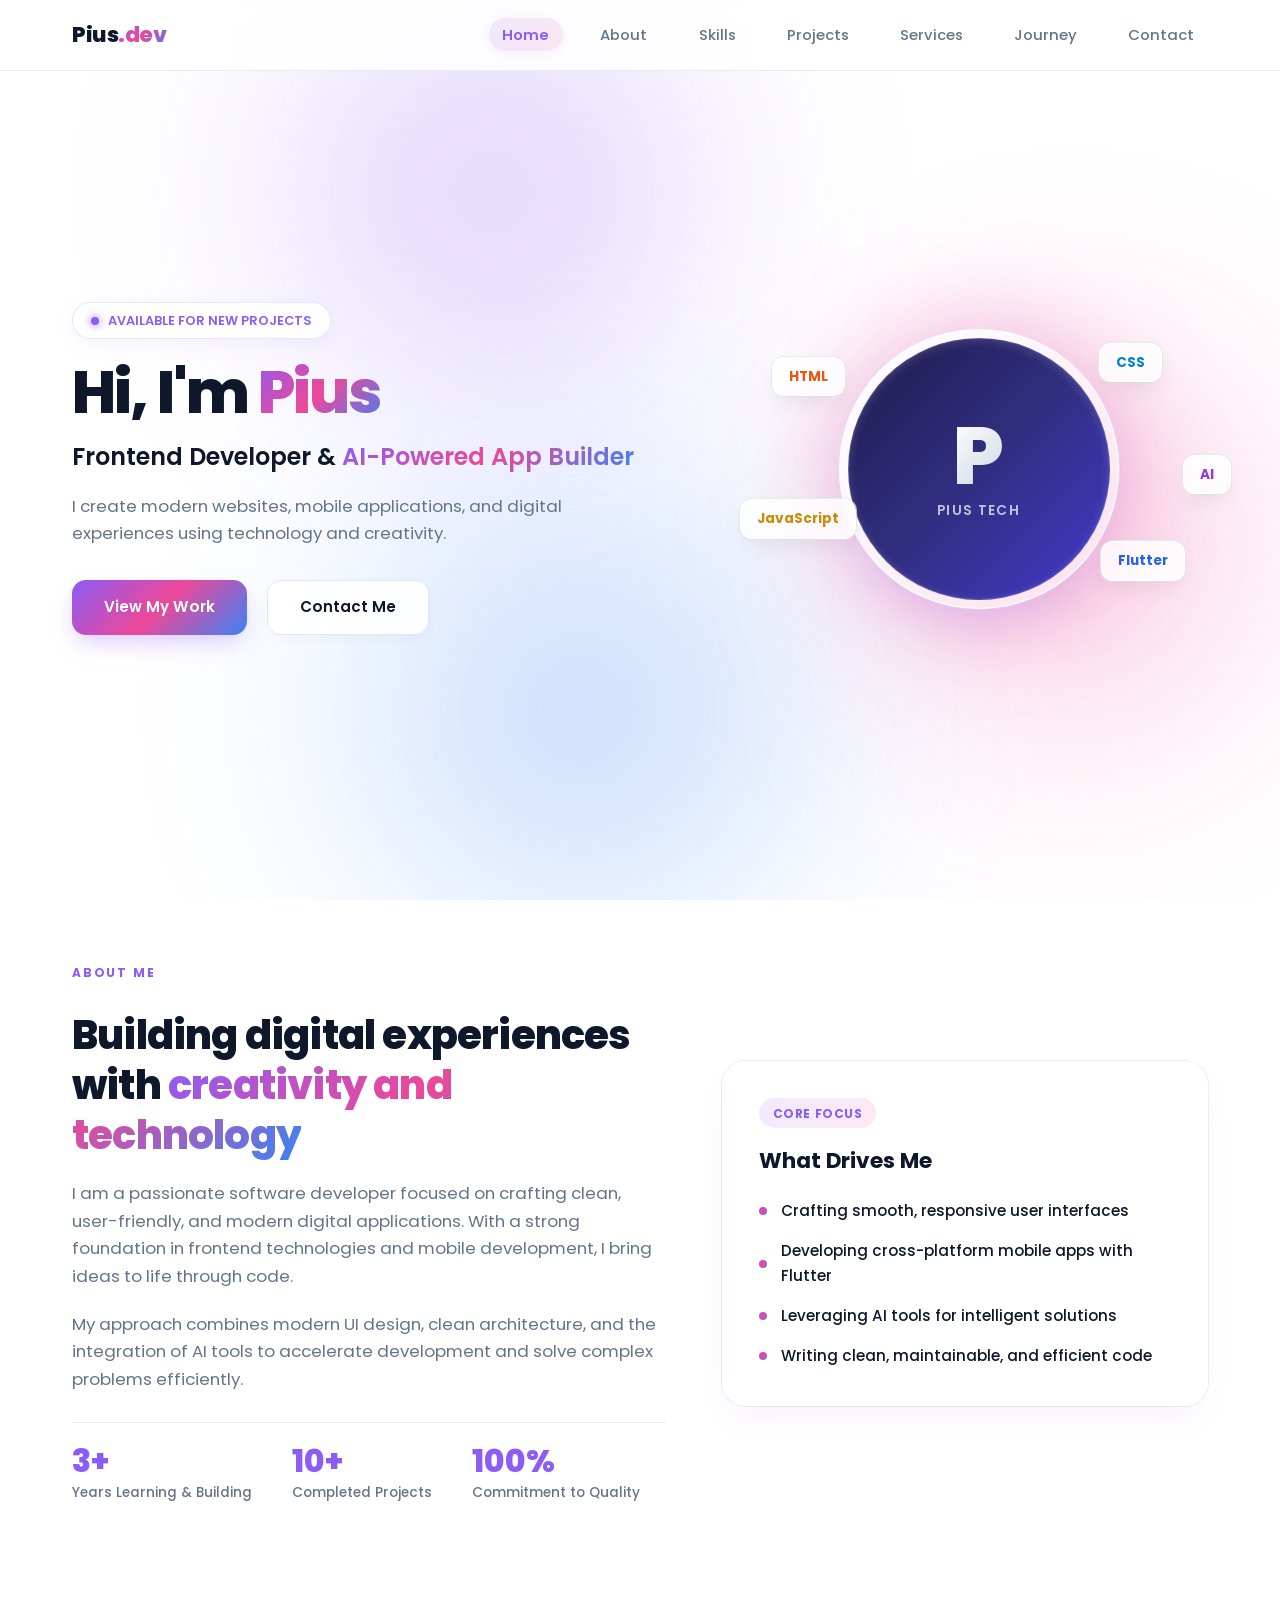
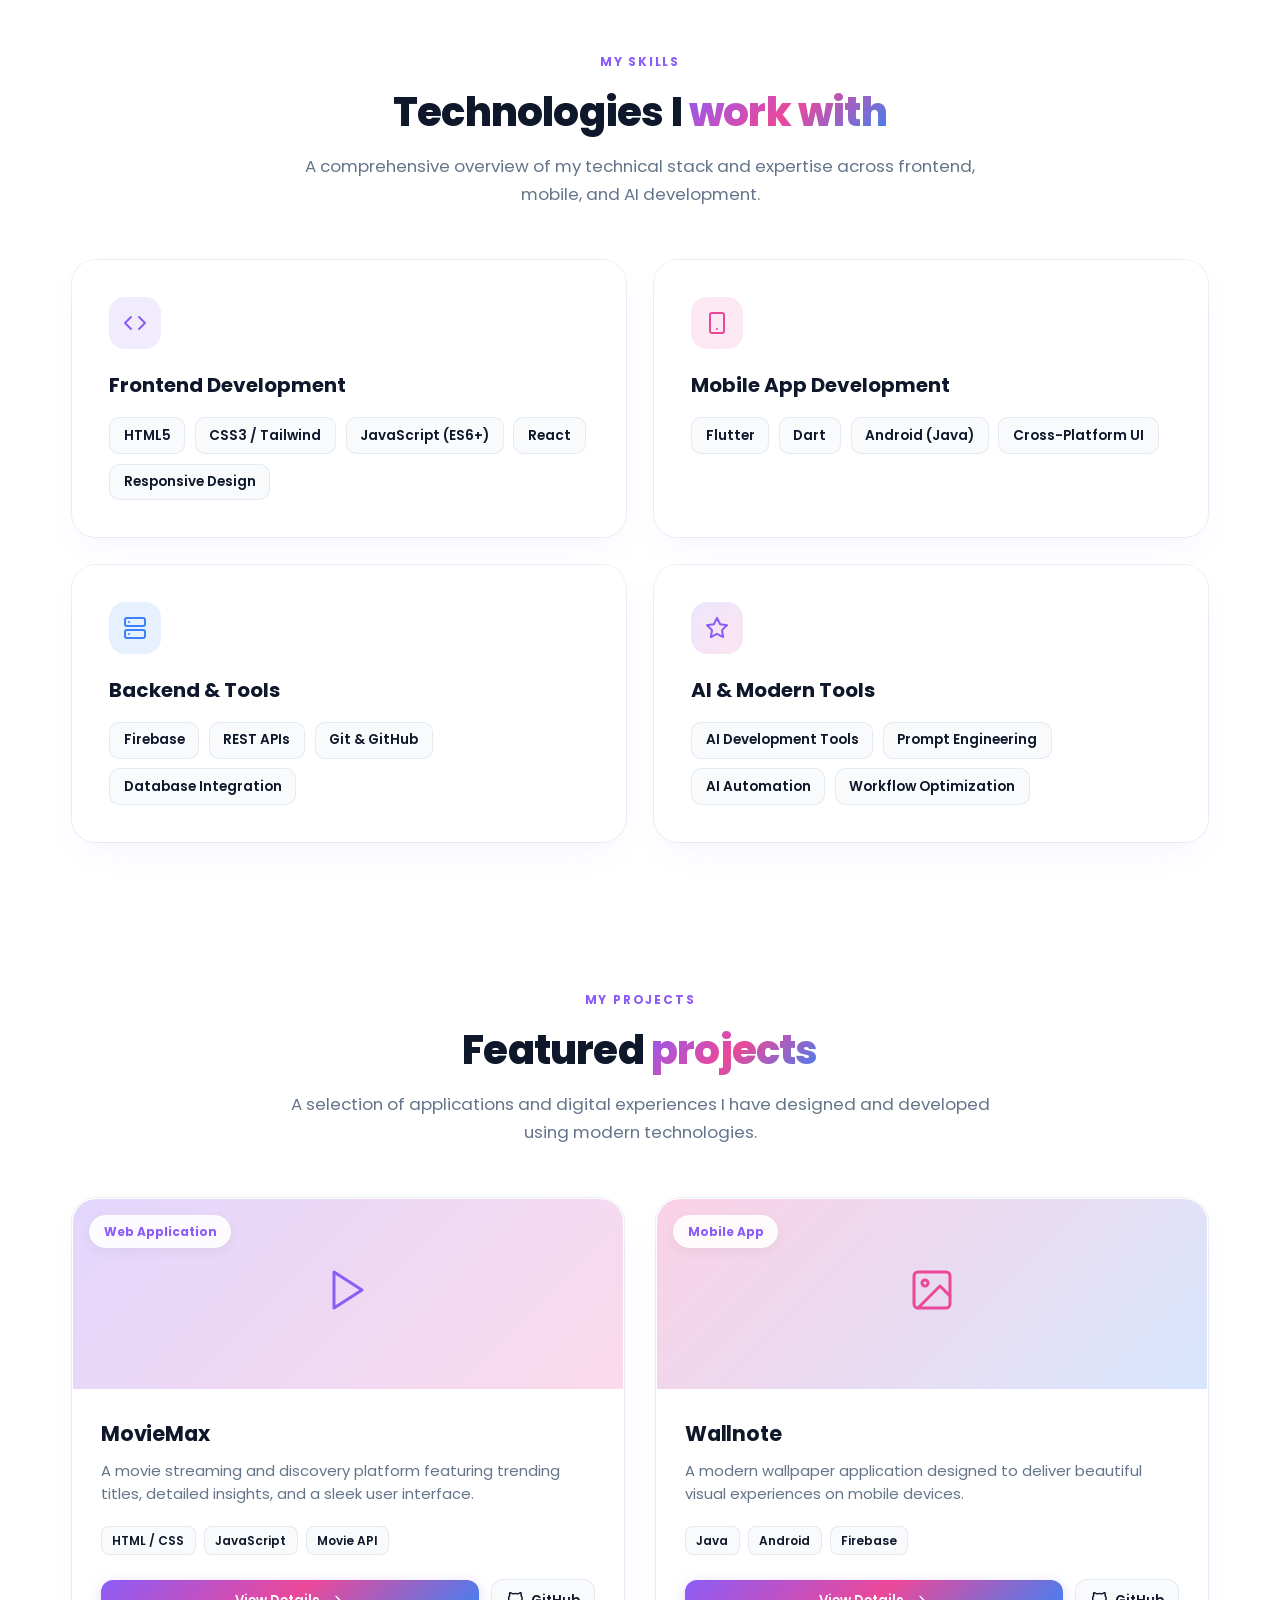
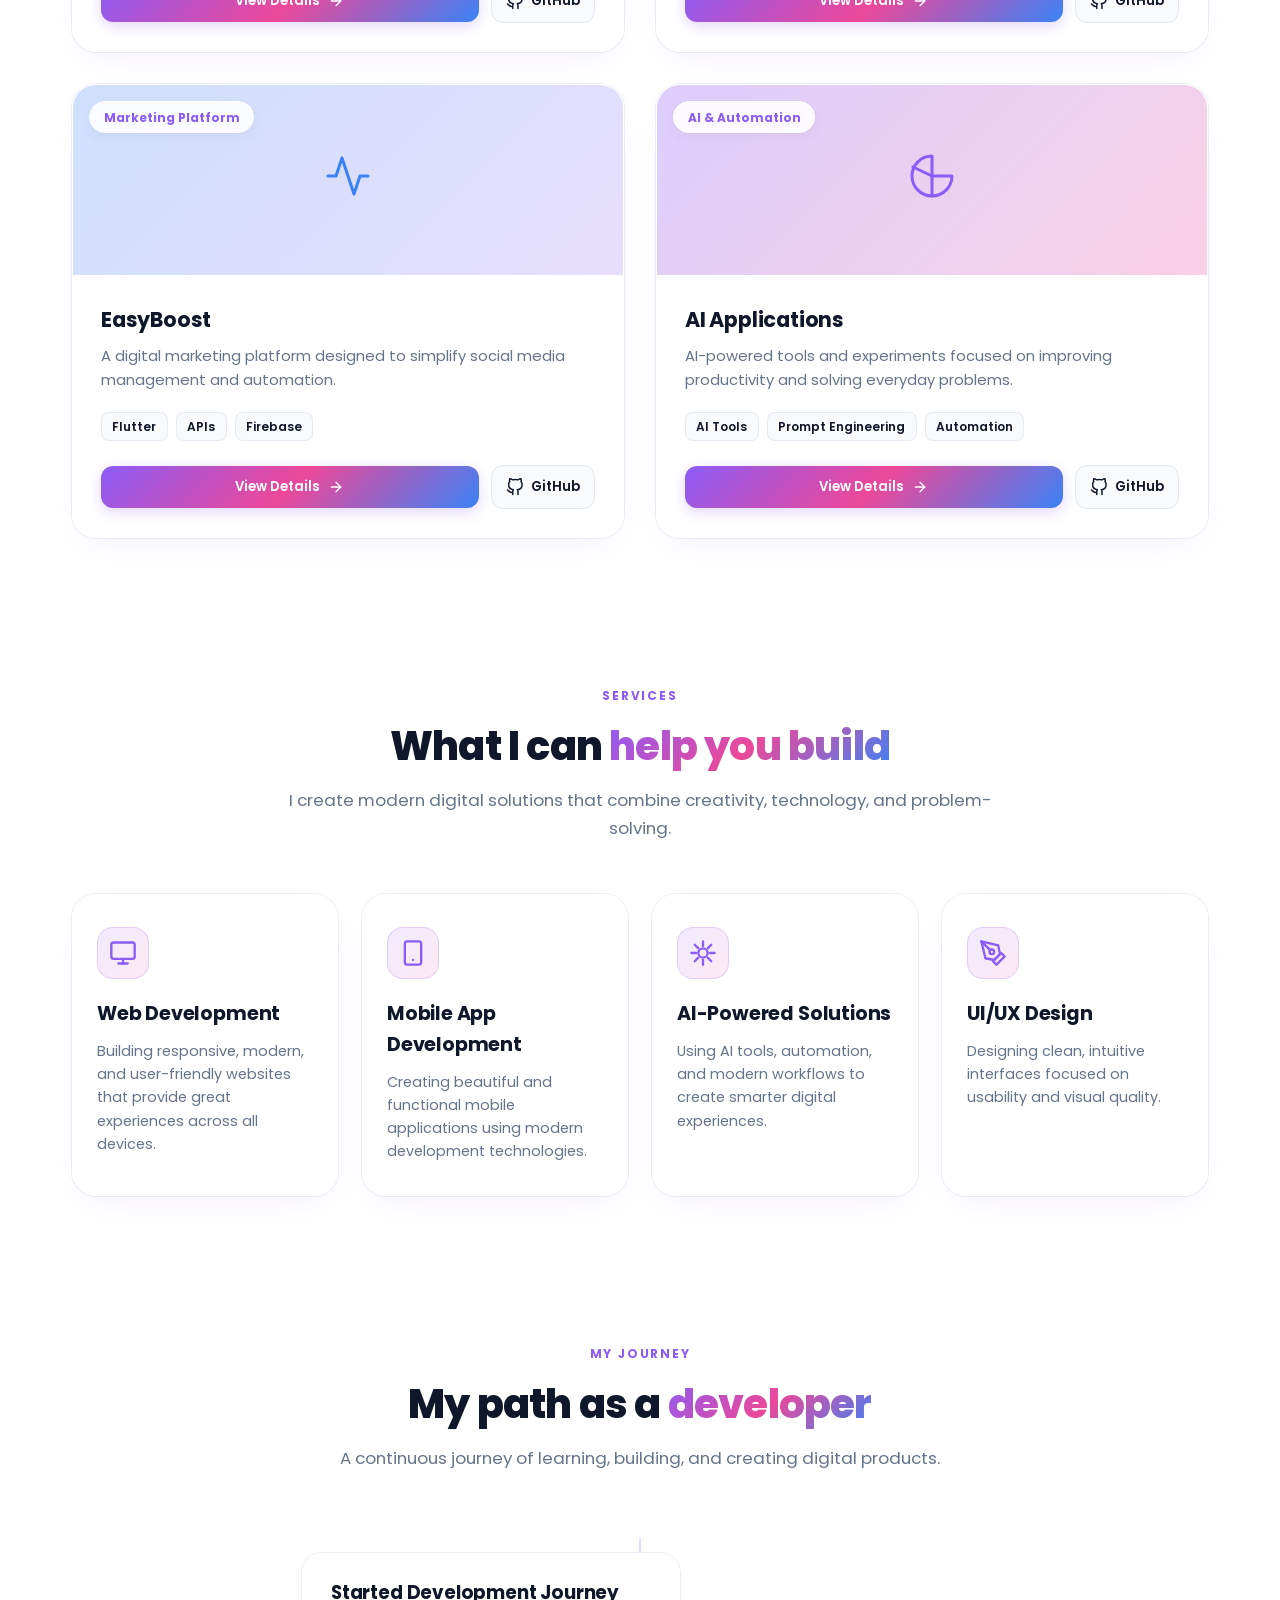
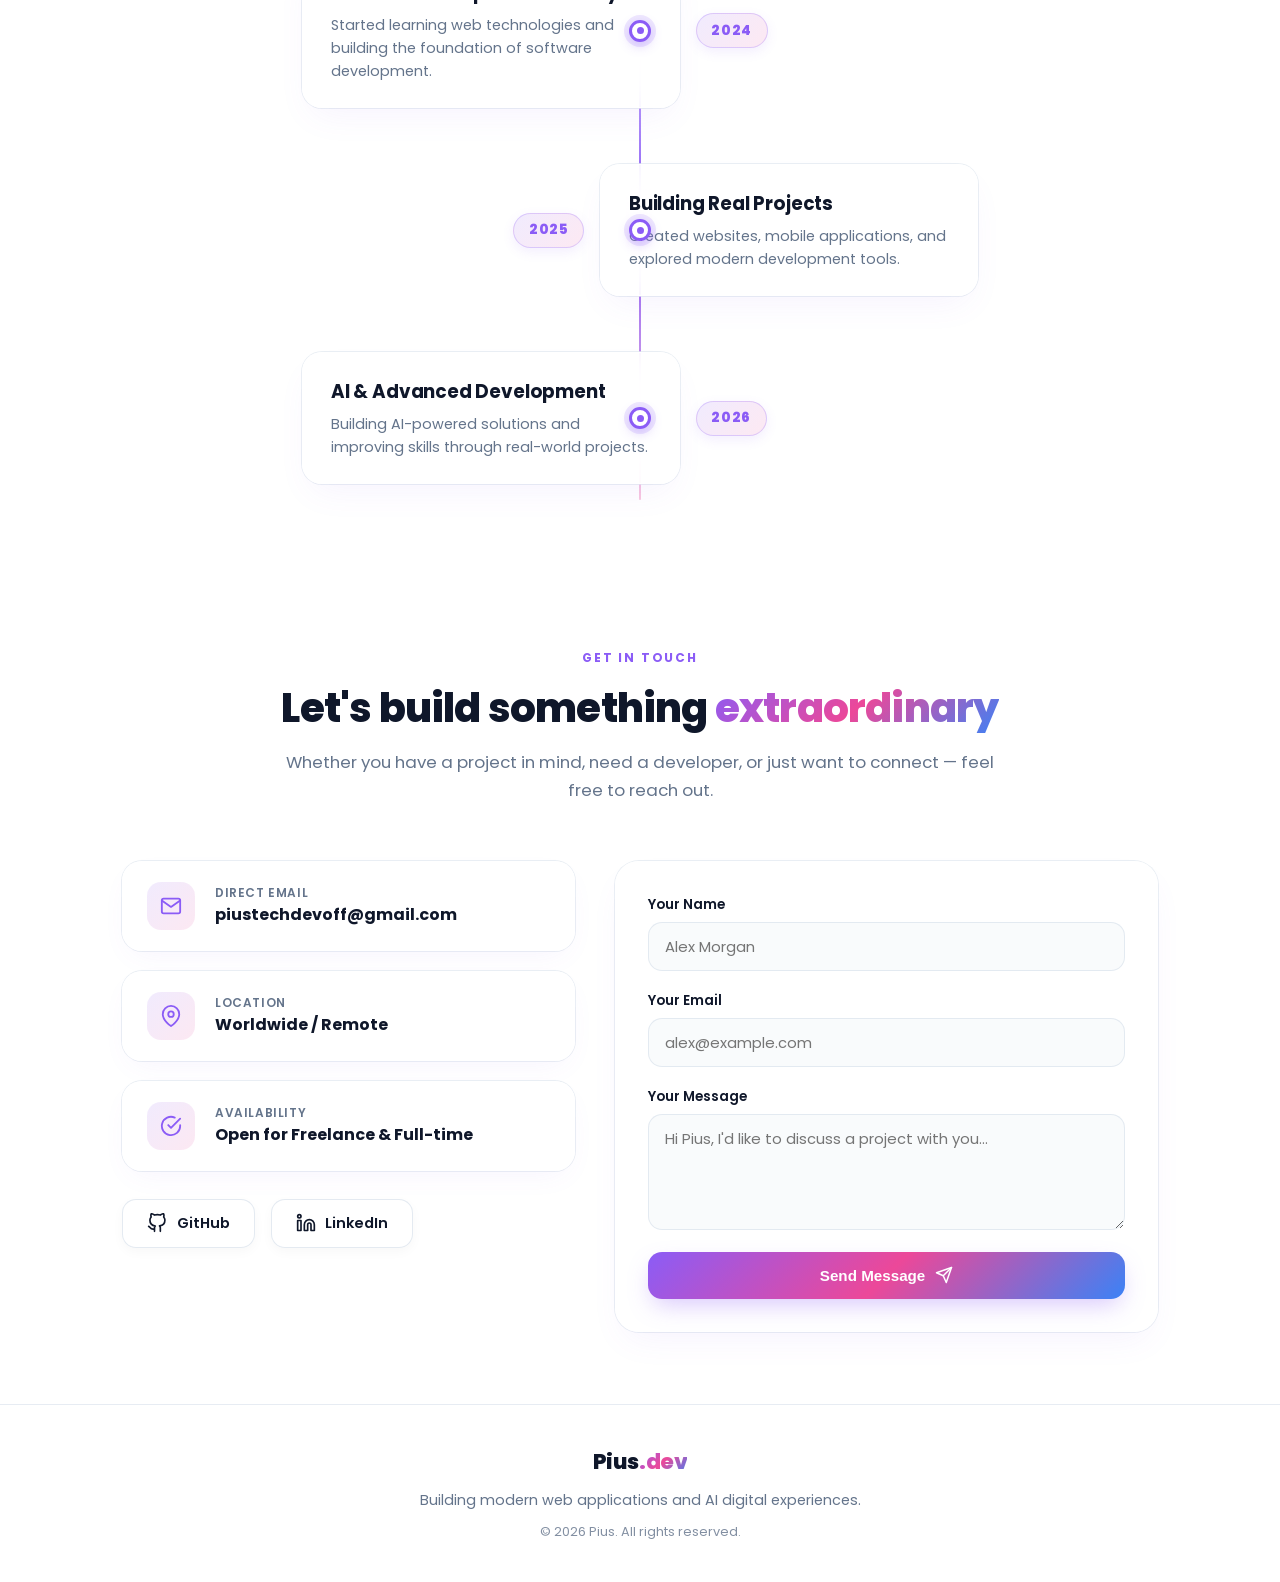
<file: index.html>
<!DOCTYPE html>
<html lang="en">
<head>
    <meta charset="UTF-8">
    <meta name="viewport" content="width=device-width, initial-scale=1.0">
    <title>Pius | Frontend Developer & AI Builder</title>
    
    <!-- SEO Meta Tags -->
    <meta name="description" content="Personal portfolio of Pius, a Senior Frontend Developer & AI-Powered Application Specialist. Discover web applications, mobile projects, services, and developer journey.">
    <meta name="keywords" content="Pius, Frontend Developer, AI Builder, Web Developer, Mobile Developer, Flutter, React, JavaScript, Portfolio">
    <meta name="author" content="Pius">
    <meta name="theme-color" content="#ffffff">
    
    <!-- Open Graph Tags -->
    <meta property="og:title" content="Pius | Frontend Developer & AI Builder">
    <meta property="og:description" content="Personal portfolio of Pius — Modern Web Applications, Mobile Development & AI-Powered Solutions.">
    <meta property="og:type" content="website">
    
    <!-- Favicon -->
    <link rel="icon" type="image/svg+xml" href="data:image/svg+xml,<svg xmlns='http://www.w3.org/2000/svg' viewBox='0 0 100 100'><text y='.9em' font-size='90'>⚡</text></svg>">
    
    <!-- Fonts -->
    <link rel="preconnect" href="https://fonts.googleapis.com">
    <link rel="preconnect" href="https://fonts.gstatic.com" crossorigin>
    <link href="https://fonts.googleapis.com/css2?family=Inter:wght@300;400;500;600;700&family=Poppins:wght@400;500;600;700;800&display=swap" rel="stylesheet">
    
    <!-- Style -->
    <link rel="stylesheet" href="style.css">
</head>
<body>

    <!-- Smoky Neon Mesh Effect Background -->
    <div class="mesh-background">
        <div class="mesh-blob blob-purple"></div>
        <div class="mesh-blob blob-pink"></div>
        <div class="mesh-blob blob-blue"></div>
    </div>

    <!-- Always Accessible Sticky Header Navbar -->
    <header id="site-header">
        <nav class="navbar">
            <a href="#hero" class="logo">
                Pius<span class="logo-dot">.dev</span>
            </a>
            <ul class="nav-links" id="nav-links">
                <li><a href="#hero" class="nav-link active">Home</a></li>
                <li><a href="#about" class="nav-link">About</a></li>
                <li><a href="#skills" class="nav-link">Skills</a></li>
                <li><a href="#work" class="nav-link">Projects</a></li>
                <li><a href="#services" class="nav-link">Services</a></li>
                <li><a href="#journey" class="nav-link">Journey</a></li>
                <li><a href="#contact" class="nav-link">Contact</a></li>
            </ul>
            <button class="mobile-toggle" id="mobile-toggle" aria-label="Toggle navigation menu">
                <span class="bar"></span>
                <span class="bar"></span>
                <span class="bar"></span>
            </button>
        </nav>
    </header>

    <!-- Main Content -->
    <main>
        <!-- Hero Section -->
        <section id="hero" class="hero-container">
            <!-- Left Side Content -->
            <div class="hero-content">
                <div class="hero-badge">
                    <span class="badge-pulse"></span>
                    <span>AVAILABLE FOR NEW PROJECTS</span>
                </div>

                <h1 class="hero-title">
                    Hi, I'm <span class="gradient-text">Pius</span>
                </h1>

                <p class="hero-subtitle">
                    Frontend Developer & <span class="gradient-text">AI-Powered App Builder</span>
                </p>

                <p class="hero-description">
                    I create modern websites, mobile applications, and digital experiences using technology and creativity.
                </p>

                <div class="hero-buttons">
                    <a href="#work" class="btn-primary">View My Work</a>
                    <a href="#contact" class="btn-secondary">Contact Me</a>
                </div>
            </div>

            <!-- Right Side Profile Visual -->
            <div class="hero-visual">
                <div class="profile-glow"></div>

                <!-- Floating Skill Tags -->
                <div class="skill-tag tag-html">HTML</div>
                <div class="skill-tag tag-css">CSS</div>
                <div class="skill-tag tag-js">JavaScript</div>
                <div class="skill-tag tag-flutter">Flutter</div>
                <div class="skill-tag tag-ai">AI</div>

                <!-- Profile Frame & Avatar -->
                <div class="profile-frame">
                    <div class="profile-avatar">
                        <span class="avatar-initial">P</span>
                        <span class="avatar-label">Pius Tech</span>
                    </div>
                </div>
            </div>
        </section>

        <!-- About Me Section -->
        <section id="about" class="about-container">
            <div class="about-content">
                <span class="section-label">ABOUT ME</span>
                
                <h2 class="about-title">
                    Building digital experiences with <span class="gradient-text">creativity and technology</span>
                </h2>

                <p class="about-description">
                    I am a passionate software developer focused on crafting clean, user-friendly, and modern digital applications. With a strong foundation in frontend technologies and mobile development, I bring ideas to life through code.
                </p>

                <p class="about-description">
                    My approach combines modern UI design, clean architecture, and the integration of AI tools to accelerate development and solve complex problems efficiently.
                </p>

                <div class="about-highlights">
                    <div class="highlight-item">
                        <span class="highlight-number">3+</span>
                        <span class="highlight-label">Years Learning & Building</span>
                    </div>
                    <div class="highlight-item">
                        <span class="highlight-number">10+</span>
                        <span class="highlight-label">Completed Projects</span>
                    </div>
                    <div class="highlight-item">
                        <span class="highlight-number">100%</span>
                        <span class="highlight-label">Commitment to Quality</span>
                    </div>
                </div>
            </div>

            <div class="about-visual">
                <div class="about-glass-card">
                    <div class="card-badge">CORE FOCUS</div>
                    <h3 class="card-title">What Drives Me</h3>
                    <ul class="focus-list">
                        <li>
                            <span class="bullet-dot"></span>
                            <span>Crafting smooth, responsive user interfaces</span>
                        </li>
                        <li>
                            <span class="bullet-dot"></span>
                            <span>Developing cross-platform mobile apps with Flutter</span>
                        </li>
                        <li>
                            <span class="bullet-dot"></span>
                            <span>Leveraging AI tools for intelligent solutions</span>
                        </li>
                        <li>
                            <span class="bullet-dot"></span>
                            <span>Writing clean, maintainable, and efficient code</span>
                        </li>
                    </ul>
                </div>
            </div>
        </section>

        <!-- Skills Section -->
        <section id="skills" class="skills-container">
            <div class="skills-header">
                <span class="section-label">MY SKILLS</span>
                <h2 class="skills-title">
                    Technologies I <span class="gradient-text">work with</span>
                </h2>
                <p class="skills-description">
                    A comprehensive overview of my technical stack and expertise across frontend, mobile, and AI development.
                </p>
            </div>

            <div class="skills-grid">
                <!-- Category 1: Frontend Development -->
                <div class="skills-card">
                    <div class="card-icon-wrapper icon-purple">
                        <svg width="24" height="24" viewBox="0 0 24 24" fill="none" stroke="currentColor" stroke-width="2" stroke-linecap="round" stroke-linejoin="round">
                            <polyline points="16 18 22 12 16 6"></polyline>
                            <polyline points="8 6 2 12 8 18"></polyline>
                        </svg>
                    </div>
                    <h3 class="card-category-title">Frontend Development</h3>
                    <div class="card-tags">
                        <span class="skill-tag-pill">HTML5</span>
                        <span class="skill-tag-pill">CSS3 / Tailwind</span>
                        <span class="skill-tag-pill">JavaScript (ES6+)</span>
                        <span class="skill-tag-pill">React</span>
                        <span class="skill-tag-pill">Responsive Design</span>
                    </div>
                </div>

                <!-- Category 2: Mobile App Development -->
                <div class="skills-card">
                    <div class="card-icon-wrapper icon-pink">
                        <svg width="24" height="24" viewBox="0 0 24 24" fill="none" stroke="currentColor" stroke-width="2" stroke-linecap="round" stroke-linejoin="round">
                            <rect x="5" y="2" width="14" height="20" rx="2" ry="2"></rect>
                            <line x1="12" y1="18" x2="12.01" y2="18"></line>
                        </svg>
                    </div>
                    <h3 class="card-category-title">Mobile App Development</h3>
                    <div class="card-tags">
                        <span class="skill-tag-pill">Flutter</span>
                        <span class="skill-tag-pill">Dart</span>
                        <span class="skill-tag-pill">Android (Java)</span>
                        <span class="skill-tag-pill">Cross-Platform UI</span>
                    </div>
                </div>

                <!-- Category 3: Backend & Tools -->
                <div class="skills-card">
                    <div class="card-icon-wrapper icon-blue">
                        <svg width="24" height="24" viewBox="0 0 24 24" fill="none" stroke="currentColor" stroke-width="2" stroke-linecap="round" stroke-linejoin="round">
                            <rect x="2" y="2" width="20" height="8" rx="2" ry="2"></rect>
                            <rect x="2" y="14" width="20" height="8" rx="2" ry="2"></rect>
                            <line x1="6" y1="6" x2="6.01" y2="6"></line>
                            <line x1="6" y1="18" x2="6.01" y2="18"></line>
                        </svg>
                    </div>
                    <h3 class="card-category-title">Backend & Tools</h3>
                    <div class="card-tags">
                        <span class="skill-tag-pill">Firebase</span>
                        <span class="skill-tag-pill">REST APIs</span>
                        <span class="skill-tag-pill">Git & GitHub</span>
                        <span class="skill-tag-pill">Database Integration</span>
                    </div>
                </div>

                <!-- Category 4: AI & Modern Tools -->
                <div class="skills-card">
                    <div class="card-icon-wrapper icon-gradient">
                        <svg width="24" height="24" viewBox="0 0 24 24" fill="none" stroke="currentColor" stroke-width="2" stroke-linecap="round" stroke-linejoin="round">
                            <path d="M12 2L15.09 8.26L22 9.27L17 14.14L18.18 21.02L12 17.77L5.82 21.02L7 14.14L2 9.27L8.91 8.26L12 2Z"></path>
                        </svg>
                    </div>
                    <h3 class="card-category-title">AI & Modern Tools</h3>
                    <div class="card-tags">
                        <span class="skill-tag-pill">AI Development Tools</span>
                        <span class="skill-tag-pill">Prompt Engineering</span>
                        <span class="skill-tag-pill">AI Automation</span>
                        <span class="skill-tag-pill">Workflow Optimization</span>
                    </div>
                </div>
            </div>
        </section>

        <!-- Projects Showcase Section -->
        <section id="work" class="projects-container">
            <div class="projects-header">
                <span class="section-label">MY PROJECTS</span>
                <h2 class="projects-title">
                    Featured <span class="gradient-text">projects</span>
                </h2>
                <p class="projects-description">
                    A selection of applications and digital experiences I have designed and developed using modern technologies.
                </p>
            </div>

            <div class="projects-grid">
                <!-- Project 1: MovieMax -->
                <div class="project-card">
                    <div class="project-image-wrapper">
                        <div class="project-image-placeholder gradient-bg-1">
                            <div class="project-badge">Web Application</div>
                            <div class="placeholder-graphic">
                                <svg width="48" height="48" viewBox="0 0 24 24" fill="none" stroke="currentColor" stroke-width="1.5" stroke-linecap="round" stroke-linejoin="round">
                                    <polygon points="5 3 19 12 5 21 5 3"></polygon>
                                </svg>
                            </div>
                        </div>
                    </div>
                    <div class="project-content">
                        <h3 class="project-name">MovieMax</h3>
                        <p class="project-text">
                            A movie streaming and discovery platform featuring trending titles, detailed insights, and a sleek user interface.
                        </p>
                        <div class="project-tech-stack">
                            <span class="tech-pill">HTML / CSS</span>
                            <span class="tech-pill">JavaScript</span>
                            <span class="tech-pill">Movie API</span>
                        </div>
                        <div class="project-actions">
                            <a href="#contact" class="btn-project-primary">
                                <span>View Details</span>
                                <svg width="16" height="16" viewBox="0 0 24 24" fill="none" stroke="currentColor" stroke-width="2" stroke-linecap="round" stroke-linejoin="round">
                                    <line x1="5" y1="12" x2="19" y2="12"></line>
                                    <polyline points="12 5 19 12 12 19"></polyline>
                                </svg>
                            </a>
                            <a href="https://github.com" target="_blank" rel="noopener noreferrer" class="btn-project-secondary">
                                <svg width="18" height="18" viewBox="0 0 24 24" fill="none" stroke="currentColor" stroke-width="2" stroke-linecap="round" stroke-linejoin="round">
                                    <path d="M9 19c-5 1.5-5-2.5-7-3m14 6v-3.87a3.37 3.37 0 0 0-.94-2.61c3.14-.35 6.44-1.54 6.44-7A5.44 5.44 0 0 0 20 4.77 5.07 5.07 0 0 0 19.91 1S18.73.65 16 2.48a13.38 13.38 0 0 0-7 0C6.27.65 5.09 1 5.09 1A5.07 5.07 0 0 0 5 4.77a5.44 5.44 0 0 0-1.5 3.78c0 5.42 3.3 6.61 6.44 7A3.37 3.37 0 0 0 9 18.13V22"></path>
                                </svg>
                                <span>GitHub</span>
                            </a>
                        </div>
                    </div>
                </div>

                <!-- Project 2: Wallnote -->
                <div class="project-card">
                    <div class="project-image-wrapper">
                        <div class="project-image-placeholder gradient-bg-2">
                            <div class="project-badge">Mobile App</div>
                            <div class="placeholder-graphic">
                                <svg width="48" height="48" viewBox="0 0 24 24" fill="none" stroke="currentColor" stroke-width="1.5" stroke-linecap="round" stroke-linejoin="round">
                                    <rect x="3" y="3" width="18" height="18" rx="2" ry="2"></rect>
                                    <circle cx="8.5" cy="8.5" r="1.5"></circle>
                                    <polyline points="21 15 16 10 5 21"></polyline>
                                </svg>
                            </div>
                        </div>
                    </div>
                    <div class="project-content">
                        <h3 class="project-name">Wallnote</h3>
                        <p class="project-text">
                            A modern wallpaper application designed to deliver beautiful visual experiences on mobile devices.
                        </p>
                        <div class="project-tech-stack">
                            <span class="tech-pill">Java</span>
                            <span class="tech-pill">Android</span>
                            <span class="tech-pill">Firebase</span>
                        </div>
                        <div class="project-actions">
                            <a href="#contact" class="btn-project-primary">
                                <span>View Details</span>
                                <svg width="16" height="16" viewBox="0 0 24 24" fill="none" stroke="currentColor" stroke-width="2" stroke-linecap="round" stroke-linejoin="round">
                                    <line x1="5" y1="12" x2="19" y2="12"></line>
                                    <polyline points="12 5 19 12 12 19"></polyline>
                                </svg>
                            </a>
                            <a href="https://github.com" target="_blank" rel="noopener noreferrer" class="btn-project-secondary">
                                <svg width="18" height="18" viewBox="0 0 24 24" fill="none" stroke="currentColor" stroke-width="2" stroke-linecap="round" stroke-linejoin="round">
                                    <path d="M9 19c-5 1.5-5-2.5-7-3m14 6v-3.87a3.37 3.37 0 0 0-.94-2.61c3.14-.35 6.44-1.54 6.44-7A5.44 5.44 0 0 0 20 4.77 5.07 5.07 0 0 0 19.91 1S18.73.65 16 2.48a13.38 13.38 0 0 0-7 0C6.27.65 5.09 1 5.09 1A5.07 5.07 0 0 0 5 4.77a5.44 5.44 0 0 0-1.5 3.78c0 5.42 3.3 6.61 6.44 7A3.37 3.37 0 0 0 9 18.13V22"></path>
                                </svg>
                                <span>GitHub</span>
                            </a>
                        </div>
                    </div>
                </div>

                <!-- Project 3: EasyBoost -->
                <div class="project-card">
                    <div class="project-image-wrapper">
                        <div class="project-image-placeholder gradient-bg-3">
                            <div class="project-badge">Marketing Platform</div>
                            <div class="placeholder-graphic">
                                <svg width="48" height="48" viewBox="0 0 24 24" fill="none" stroke="currentColor" stroke-width="1.5" stroke-linecap="round" stroke-linejoin="round">
                                    <path d="M22 12h-4l-3 9L9 3l-3 9H2"></path>
                                </svg>
                            </div>
                        </div>
                    </div>
                    <div class="project-content">
                        <h3 class="project-name">EasyBoost</h3>
                        <p class="project-text">
                            A digital marketing platform designed to simplify social media management and automation.
                        </p>
                        <div class="project-tech-stack">
                            <span class="tech-pill">Flutter</span>
                            <span class="tech-pill">APIs</span>
                            <span class="tech-pill">Firebase</span>
                        </div>
                        <div class="project-actions">
                            <a href="#contact" class="btn-project-primary">
                                <span>View Details</span>
                                <svg width="16" height="16" viewBox="0 0 24 24" fill="none" stroke="currentColor" stroke-width="2" stroke-linecap="round" stroke-linejoin="round">
                                    <line x1="5" y1="12" x2="19" y2="12"></line>
                                    <polyline points="12 5 19 12 12 19"></polyline>
                                </svg>
                            </a>
                            <a href="https://github.com" target="_blank" rel="noopener noreferrer" class="btn-project-secondary">
                                <svg width="18" height="18" viewBox="0 0 24 24" fill="none" stroke="currentColor" stroke-width="2" stroke-linecap="round" stroke-linejoin="round">
                                    <path d="M9 19c-5 1.5-5-2.5-7-3m14 6v-3.87a3.37 3.37 0 0 0-.94-2.61c3.14-.35 6.44-1.54 6.44-7A5.44 5.44 0 0 0 20 4.77 5.07 5.07 0 0 0 19.91 1S18.73.65 16 2.48a13.38 13.38 0 0 0-7 0C6.27.65 5.09 1 5.09 1A5.07 5.07 0 0 0 5 4.77a5.44 5.44 0 0 0-1.5 3.78c0 5.42 3.3 6.61 6.44 7A3.37 3.37 0 0 0 9 18.13V22"></path>
                                </svg>
                                <span>GitHub</span>
                            </a>
                        </div>
                    </div>
                </div>

                <!-- Project 4: AI Applications -->
                <div class="project-card">
                    <div class="project-image-wrapper">
                        <div class="project-image-placeholder gradient-bg-4">
                            <div class="project-badge">AI & Automation</div>
                            <div class="placeholder-graphic">
                                <svg width="48" height="48" viewBox="0 0 24 24" fill="none" stroke="currentColor" stroke-width="1.5" stroke-linecap="round" stroke-linejoin="round">
                                    <path d="M12 2a10 10 0 1 0 10 10H12V2z"></path>
                                    <path d="M12 12L2.5 7.5"></path>
                                    <path d="M12 12v10"></path>
                                </svg>
                            </div>
                        </div>
                    </div>
                    <div class="project-content">
                        <h3 class="project-name">AI Applications</h3>
                        <p class="project-text">
                            AI-powered tools and experiments focused on improving productivity and solving everyday problems.
                        </p>
                        <div class="project-tech-stack">
                            <span class="tech-pill">AI Tools</span>
                            <span class="tech-pill">Prompt Engineering</span>
                            <span class="tech-pill">Automation</span>
                        </div>
                        <div class="project-actions">
                            <a href="#contact" class="btn-project-primary">
                                <span>View Details</span>
                                <svg width="16" height="16" viewBox="0 0 24 24" fill="none" stroke="currentColor" stroke-width="2" stroke-linecap="round" stroke-linejoin="round">
                                    <line x1="5" y1="12" x2="19" y2="12"></line>
                                    <polyline points="12 5 19 12 12 19"></polyline>
                                </svg>
                            </a>
                            <a href="https://github.com" target="_blank" rel="noopener noreferrer" class="btn-project-secondary">
                                <svg width="18" height="18" viewBox="0 0 24 24" fill="none" stroke="currentColor" stroke-width="2" stroke-linecap="round" stroke-linejoin="round">
                                    <path d="M9 19c-5 1.5-5-2.5-7-3m14 6v-3.87a3.37 3.37 0 0 0-.94-2.61c3.14-.35 6.44-1.54 6.44-7A5.44 5.44 0 0 0 20 4.77 5.07 5.07 0 0 0 19.91 1S18.73.65 16 2.48a13.38 13.38 0 0 0-7 0C6.27.65 5.09 1 5.09 1A5.07 5.07 0 0 0 5 4.77a5.44 5.44 0 0 0-1.5 3.78c0 5.42 3.3 6.61 6.44 7A3.37 3.37 0 0 0 9 18.13V22"></path>
                                </svg>
                                <span>GitHub</span>
                            </a>
                        </div>
                    </div>
                </div>
            </div>
        </section>

        <!-- Services Section -->
        <section id="services" class="services-container">
            <div class="services-header">
                <span class="section-label">SERVICES</span>
                <h2 class="services-title">
                    What I can <span class="gradient-text">help you build</span>
                </h2>
                <p class="services-description">
                    I create modern digital solutions that combine creativity, technology, and problem-solving.
                </p>
            </div>

            <div class="services-grid">
                <!-- Service 1: Web Development -->
                <div class="service-card">
                    <div class="service-icon-wrapper">
                        <svg width="28" height="28" viewBox="0 0 24 24" fill="none" stroke="currentColor" stroke-width="2" stroke-linecap="round" stroke-linejoin="round">
                            <rect x="2" y="3" width="20" height="14" rx="2" ry="2"></rect>
                            <line x1="8" y1="21" x2="16" y2="21"></line>
                            <line x1="12" y1="17" x2="12" y2="21"></line>
                        </svg>
                    </div>
                    <h3 class="service-title">Web Development</h3>
                    <p class="service-text">
                        Building responsive, modern, and user-friendly websites that provide great experiences across all devices.
                    </p>
                </div>

                <!-- Service 2: Mobile App Development -->
                <div class="service-card">
                    <div class="service-icon-wrapper">
                        <svg width="28" height="28" viewBox="0 0 24 24" fill="none" stroke="currentColor" stroke-width="2" stroke-linecap="round" stroke-linejoin="round">
                            <rect x="5" y="2" width="14" height="20" rx="2" ry="2"></rect>
                            <line x1="12" y1="18" x2="12.01" y2="18"></line>
                        </svg>
                    </div>
                    <h3 class="service-title">Mobile App Development</h3>
                    <p class="service-text">
                        Creating beautiful and functional mobile applications using modern development technologies.
                    </p>
                </div>

                <!-- Service 3: AI-Powered Solutions -->
                <div class="service-card">
                    <div class="service-icon-wrapper">
                        <svg width="28" height="28" viewBox="0 0 24 24" fill="none" stroke="currentColor" stroke-width="2" stroke-linecap="round" stroke-linejoin="round">
                            <path d="M12 2v4M12 18v4M4.93 4.93l2.83 2.83M16.24 16.24l2.83 2.83M2 12h4M18 12h4M4.93 19.07l2.83-2.83M16.24 7.76l2.83-2.83"></path>
                            <circle cx="12" cy="12" r="4"></circle>
                        </svg>
                    </div>
                    <h3 class="service-title">AI-Powered Solutions</h3>
                    <p class="service-text">
                        Using AI tools, automation, and modern workflows to create smarter digital experiences.
                    </p>
                </div>

                <!-- Service 4: UI/UX Design -->
                <div class="service-card">
                    <div class="service-icon-wrapper">
                        <svg width="28" height="28" viewBox="0 0 24 24" fill="none" stroke="currentColor" stroke-width="2" stroke-linecap="round" stroke-linejoin="round">
                            <path d="M12 19l7-7 3 3-7 7-3-3z"></path>
                            <path d="M18 13l-1.5-7.5L2 2l3.5 14.5L13 18l5-5z"></path>
                            <path d="M2 2l7.58 7.58"></path>
                            <circle cx="11" cy="11" r="2"></circle>
                        </svg>
                    </div>
                    <h3 class="service-title">UI/UX Design</h3>
                    <p class="service-text">
                        Designing clean, intuitive interfaces focused on usability and visual quality.
                    </p>
                </div>
            </div>
        </section>

        <!-- Experience / Journey Timeline Section -->
        <section id="journey" class="journey-container">
            <div class="journey-header">
                <span class="section-label">MY JOURNEY</span>
                <h2 class="journey-title">
                    My path as a <span class="gradient-text">developer</span>
                </h2>
                <p class="journey-description">
                    A continuous journey of learning, building, and creating digital products.
                </p>
            </div>

            <div class="timeline-wrapper">
                <div class="timeline-line"></div>

                <!-- Timeline Item 1 -->
                <div class="timeline-item">
                    <div class="timeline-badge">
                        <span>2024</span>
                    </div>
                    <div class="timeline-marker">
                        <div class="marker-dot"></div>
                    </div>
                    <div class="timeline-card">
                        <h3 class="timeline-card-title">Started Development Journey</h3>
                        <p class="timeline-card-text">
                            Started learning web technologies and building the foundation of software development.
                        </p>
                    </div>
                </div>

                <!-- Timeline Item 2 -->
                <div class="timeline-item">
                    <div class="timeline-badge">
                        <span>2025</span>
                    </div>
                    <div class="timeline-marker">
                        <div class="marker-dot"></div>
                    </div>
                    <div class="timeline-card">
                        <h3 class="timeline-card-title">Building Real Projects</h3>
                        <p class="timeline-card-text">
                            Created websites, mobile applications, and explored modern development tools.
                        </p>
                    </div>
                </div>

                <!-- Timeline Item 3 -->
                <div class="timeline-item">
                    <div class="timeline-badge">
                        <span>2026</span>
                    </div>
                    <div class="timeline-marker">
                        <div class="marker-dot"></div>
                    </div>
                    <div class="timeline-card">
                        <h3 class="timeline-card-title">AI & Advanced Development</h3>
                        <p class="timeline-card-text">
                            Building AI-powered solutions and improving skills through real-world projects.
                        </p>
                    </div>
                </div>
            </div>
        </section>

        <!-- Contact Section -->
        <section id="contact" class="contact-container">
            <div class="contact-header">
                <span class="section-label">GET IN TOUCH</span>
                <h2 class="contact-title">
                    Let's build something <span class="gradient-text">extraordinary</span>
                </h2>
                <p class="contact-description">
                    Whether you have a project in mind, need a developer, or just want to connect — feel free to reach out.
                </p>
            </div>

            <div class="contact-grid">
                <!-- Contact Information Card -->
                <div class="contact-info-wrapper">
                    <div class="info-card">
                        <div class="info-icon">
                            <svg width="22" height="22" viewBox="0 0 24 24" fill="none" stroke="currentColor" stroke-width="2" stroke-linecap="round" stroke-linejoin="round">
                                <path d="M4 4h16c1.1 0 2 .9 2 2v12c0 1.1-.9 2-2 2H4c-1.1 0-2-.9-2-2V6c0-1.1.9-2 2-2z"></path>
                                <polyline points="22,6 12,13 2,6"></polyline>
                            </svg>
                        </div>
                        <div class="info-details">
                            <span class="info-label">Direct Email</span>
                            <a href="mailto:piustechdevoff@gmail.com" class="info-value">piustechdevoff@gmail.com</a>
                        </div>
                    </div>

                    <div class="info-card">
                        <div class="info-icon">
                            <svg width="22" height="22" viewBox="0 0 24 24" fill="none" stroke="currentColor" stroke-width="2" stroke-linecap="round" stroke-linejoin="round">
                                <path d="M21 10c0 7-9 13-9 13s-9-6-9-13a9 9 0 0 1 18 0z"></path>
                                <circle cx="12" cy="10" r="3"></circle>
                            </svg>
                        </div>
                        <div class="info-details">
                            <span class="info-label">Location</span>
                            <span class="info-value">Worldwide / Remote</span>
                        </div>
                    </div>

                    <div class="info-card">
                        <div class="info-icon">
                            <svg width="22" height="22" viewBox="0 0 24 24" fill="none" stroke="currentColor" stroke-width="2" stroke-linecap="round" stroke-linejoin="round">
                                <path d="M22 11.08V12a10 10 0 1 1-5.93-9.14"></path>
                                <polyline points="22 4 12 14.01 9 11.01"></polyline>
                            </svg>
                        </div>
                        <div class="info-details">
                            <span class="info-label">Availability</span>
                            <span class="info-value">Open for Freelance & Full-time</span>
                        </div>
                    </div>

                    <!-- Social Media Links -->
                    <div class="contact-socials">
                        <a href="https://github.com" target="_blank" rel="noopener noreferrer" class="social-link" aria-label="GitHub">
                            <svg width="20" height="20" viewBox="0 0 24 24" fill="none" stroke="currentColor" stroke-width="2" stroke-linecap="round" stroke-linejoin="round">
                                <path d="M9 19c-5 1.5-5-2.5-7-3m14 6v-3.87a3.37 3.37 0 0 0-.94-2.61c3.14-.35 6.44-1.54 6.44-7A5.44 5.44 0 0 0 20 4.77 5.07 5.07 0 0 0 19.91 1S18.73.65 16 2.48a13.38 13.38 0 0 0-7 0C6.27.65 5.09 1 5.09 1A5.07 5.07 0 0 0 5 4.77a5.44 5.44 0 0 0-1.5 3.78c0 5.42 3.3 6.61 6.44 7A3.37 3.37 0 0 0 9 18.13V22"></path>
                            </svg>
                            <span>GitHub</span>
                        </a>
                        <a href="https://linkedin.com" target="_blank" rel="noopener noreferrer" class="social-link" aria-label="LinkedIn">
                            <svg width="20" height="20" viewBox="0 0 24 24" fill="none" stroke="currentColor" stroke-width="2" stroke-linecap="round" stroke-linejoin="round">
                                <path d="M16 8a6 6 0 0 1 6 6v7h-4v-7a2 2 0 0 0-2-2 2 2 0 0 0-2 2v7h-4v-7a6 6 0 0 1 6-6z"></path>
                                <rect x="2" y="9" width="4" height="12"></rect>
                                <circle cx="4" cy="4" r="2"></circle>
                            </svg>
                            <span>LinkedIn</span>
                        </a>
                    </div>
                </div>

                <!-- Contact Form -->
                <form class="contact-form" id="contact-form" onsubmit="event.preventDefault(); alert('Thank you! Your message has been sent successfully.'); this.reset();">
                    <div class="form-group">
                        <label for="name">Your Name</label>
                        <input type="text" id="name" required placeholder="Alex Morgan">
                    </div>
                    <div class="form-group">
                        <label for="email">Your Email</label>
                        <input type="email" id="email" required placeholder="alex@example.com">
                    </div>
                    <div class="form-group">
                        <label for="message">Your Message</label>
                        <textarea id="message" rows="4" required placeholder="Hi Pius, I'd like to discuss a project with you..."></textarea>
                    </div>
                    <button type="submit" class="btn-primary form-submit">
                        <span>Send Message</span>
                        <svg width="18" height="18" viewBox="0 0 24 24" fill="none" stroke="currentColor" stroke-width="2" stroke-linecap="round" stroke-linejoin="round">
                            <line x1="22" y1="2" x2="11" y2="13"></line>
                            <polygon points="22 2 15 22 11 13 2 9 22 2"></polygon>
                        </svg>
                    </button>
                </form>
            </div>
        </section>
    </main>

    <!-- Footer -->
    <footer class="footer">
        <div class="footer-content">
            <a href="#hero" class="logo">
                Pius<span class="logo-dot">.dev</span>
            </a>
            <p class="footer-text">Building modern web applications and AI digital experiences.</p>
            <p class="footer-copy">&copy; 2026 Pius. All rights reserved.</p>
        </div>
    </footer>

    <script src="script.js"></script>
</body>
</html>
</file>
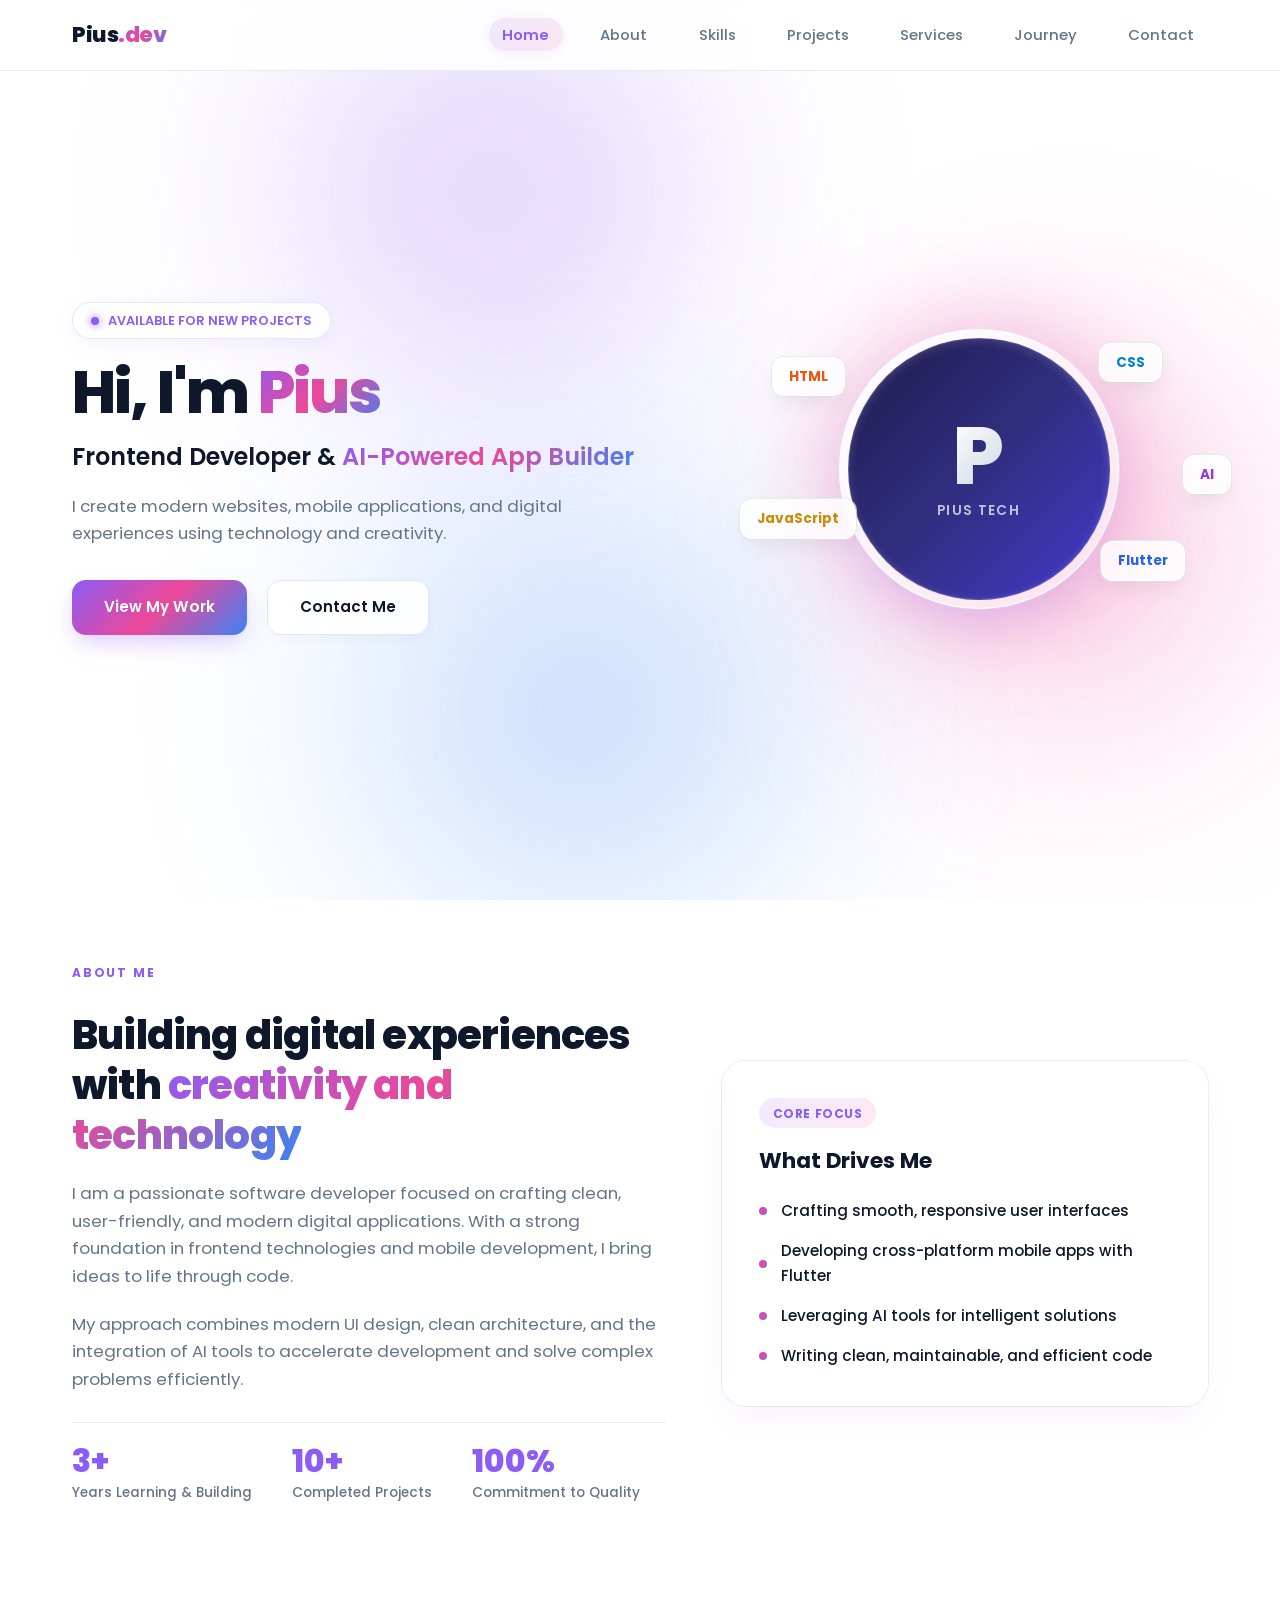
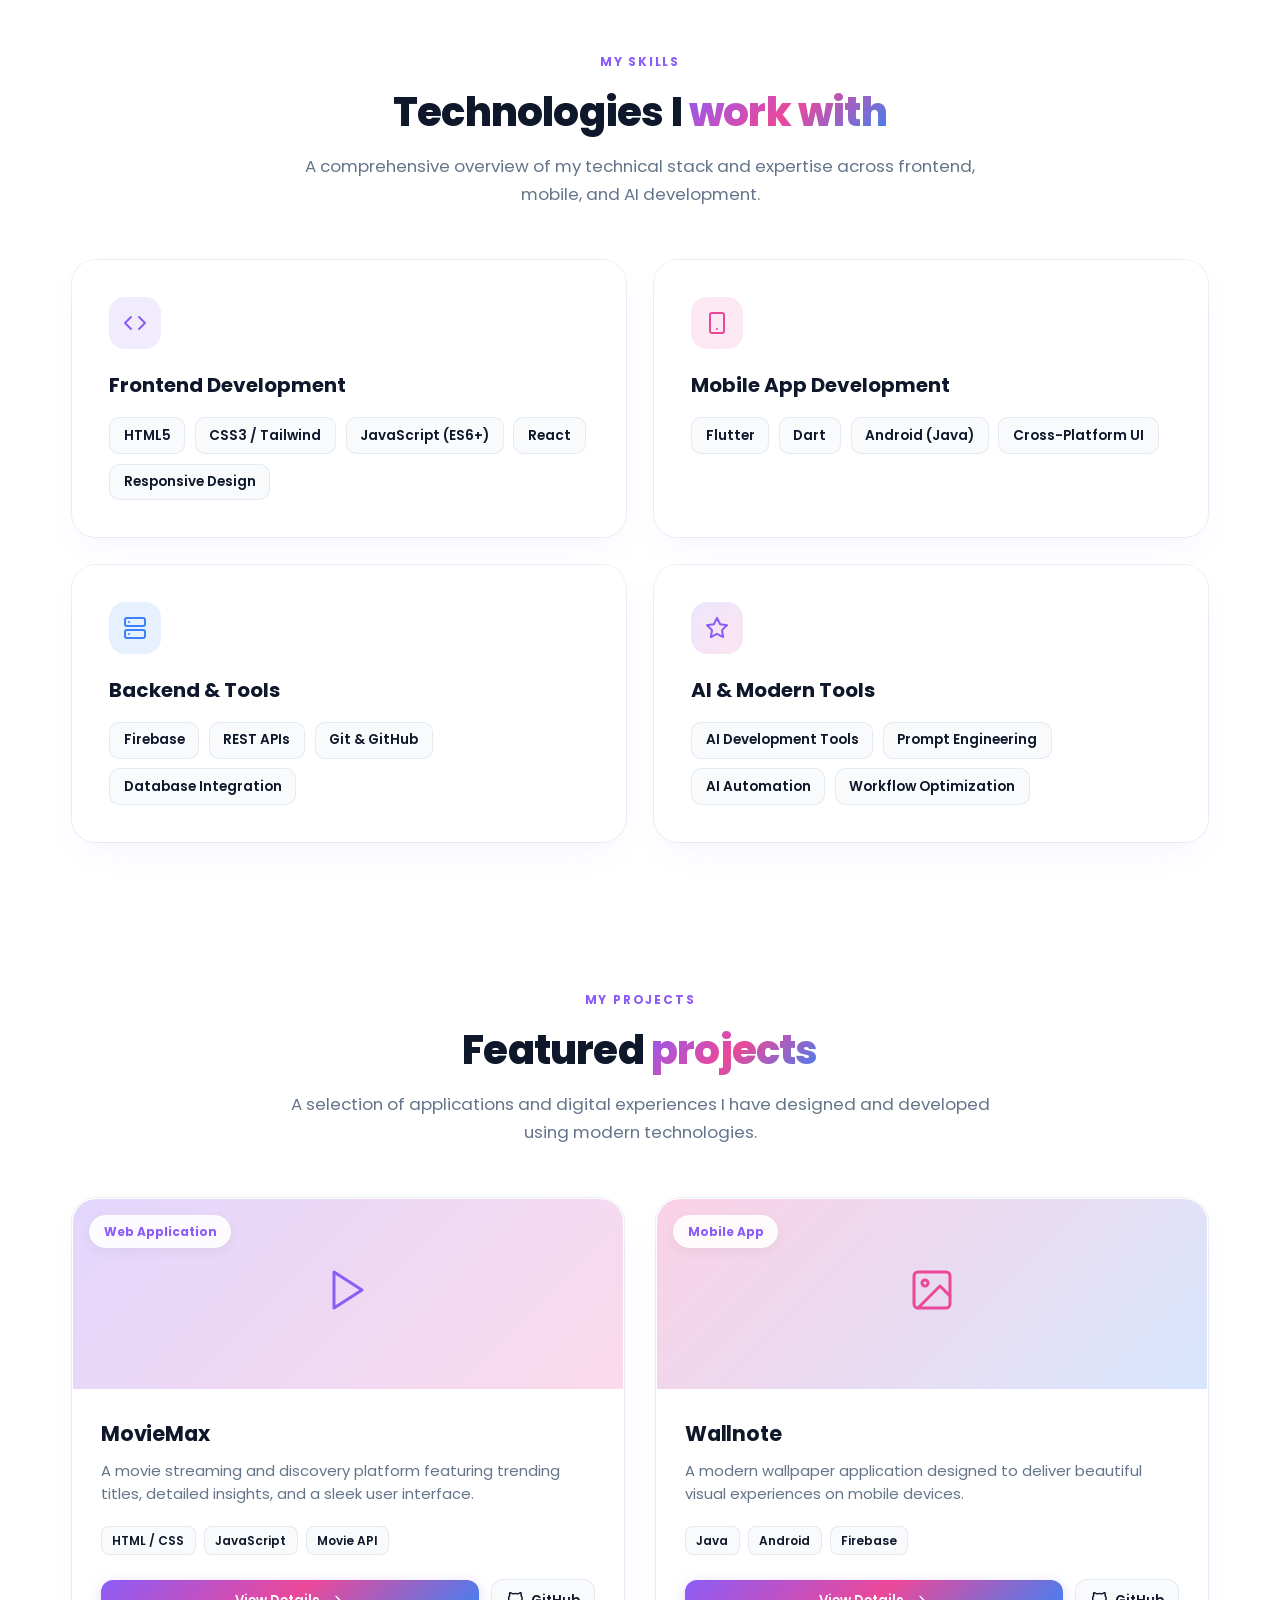
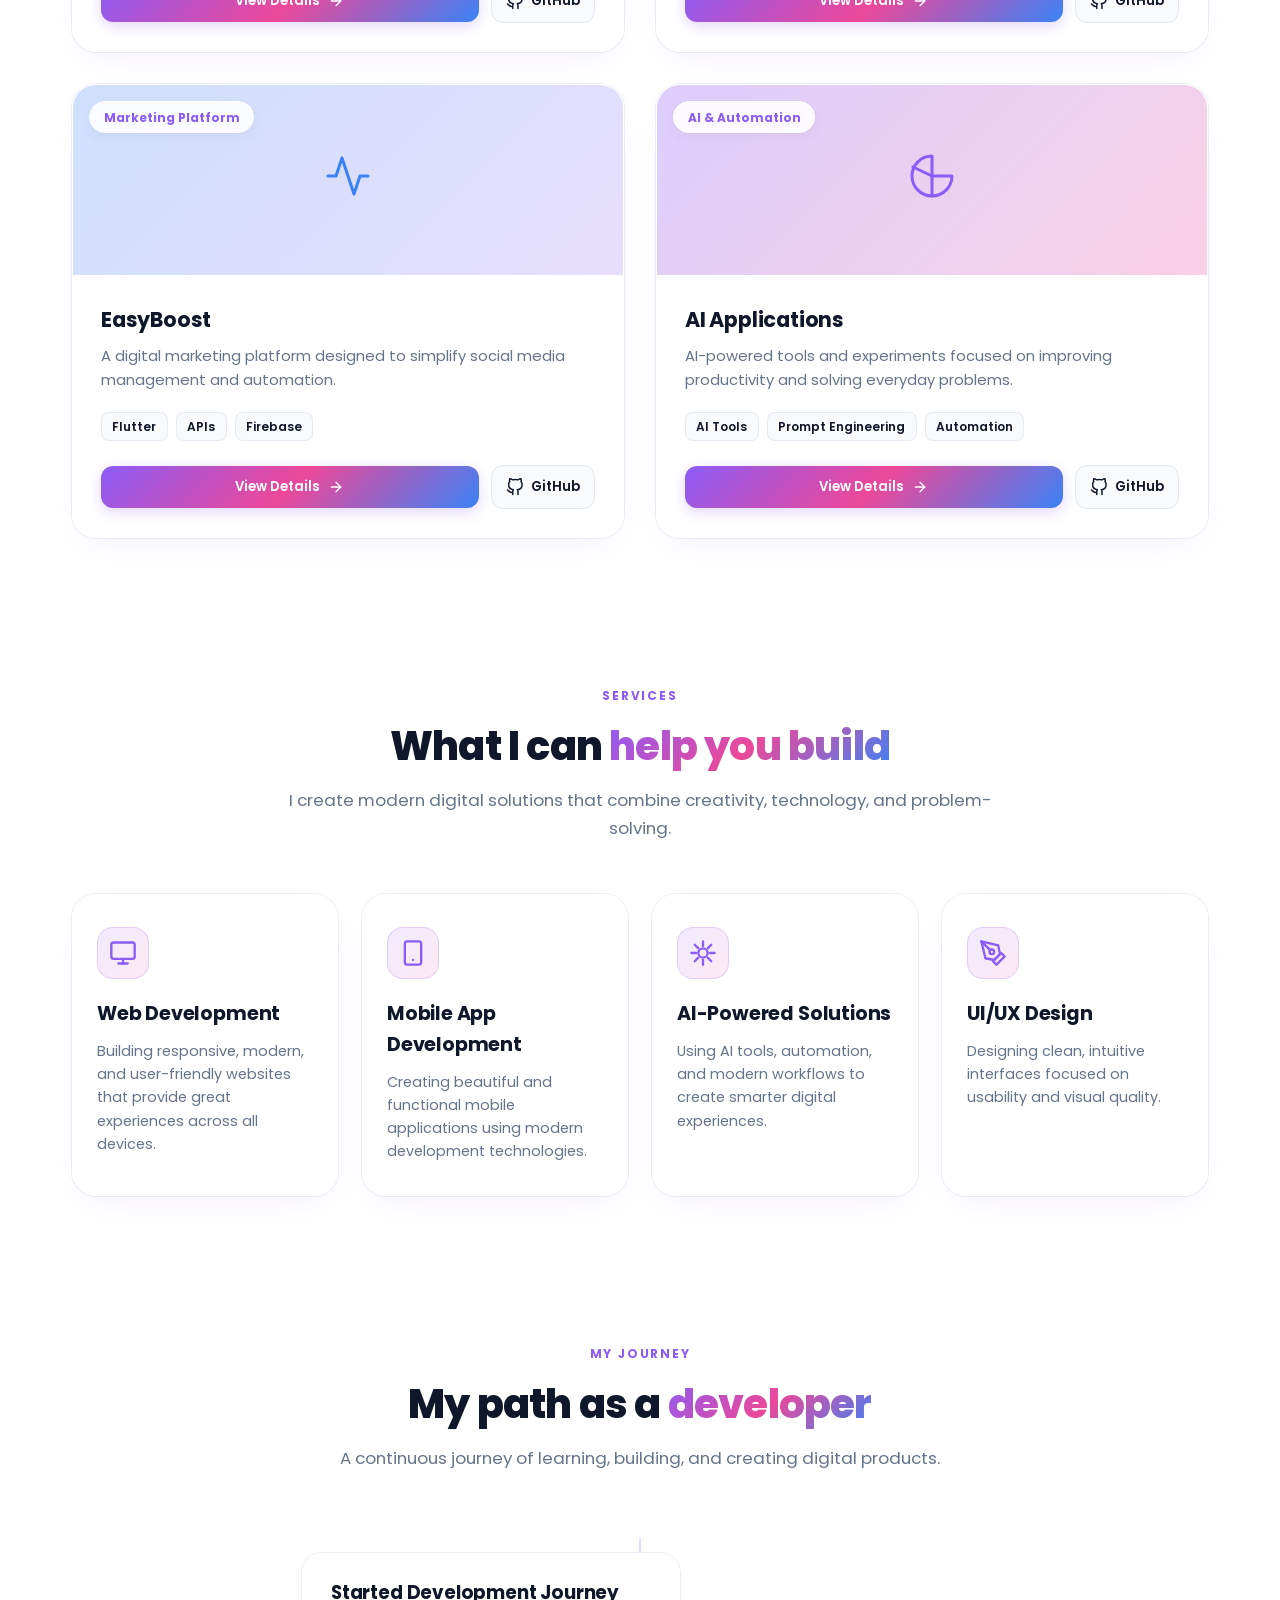
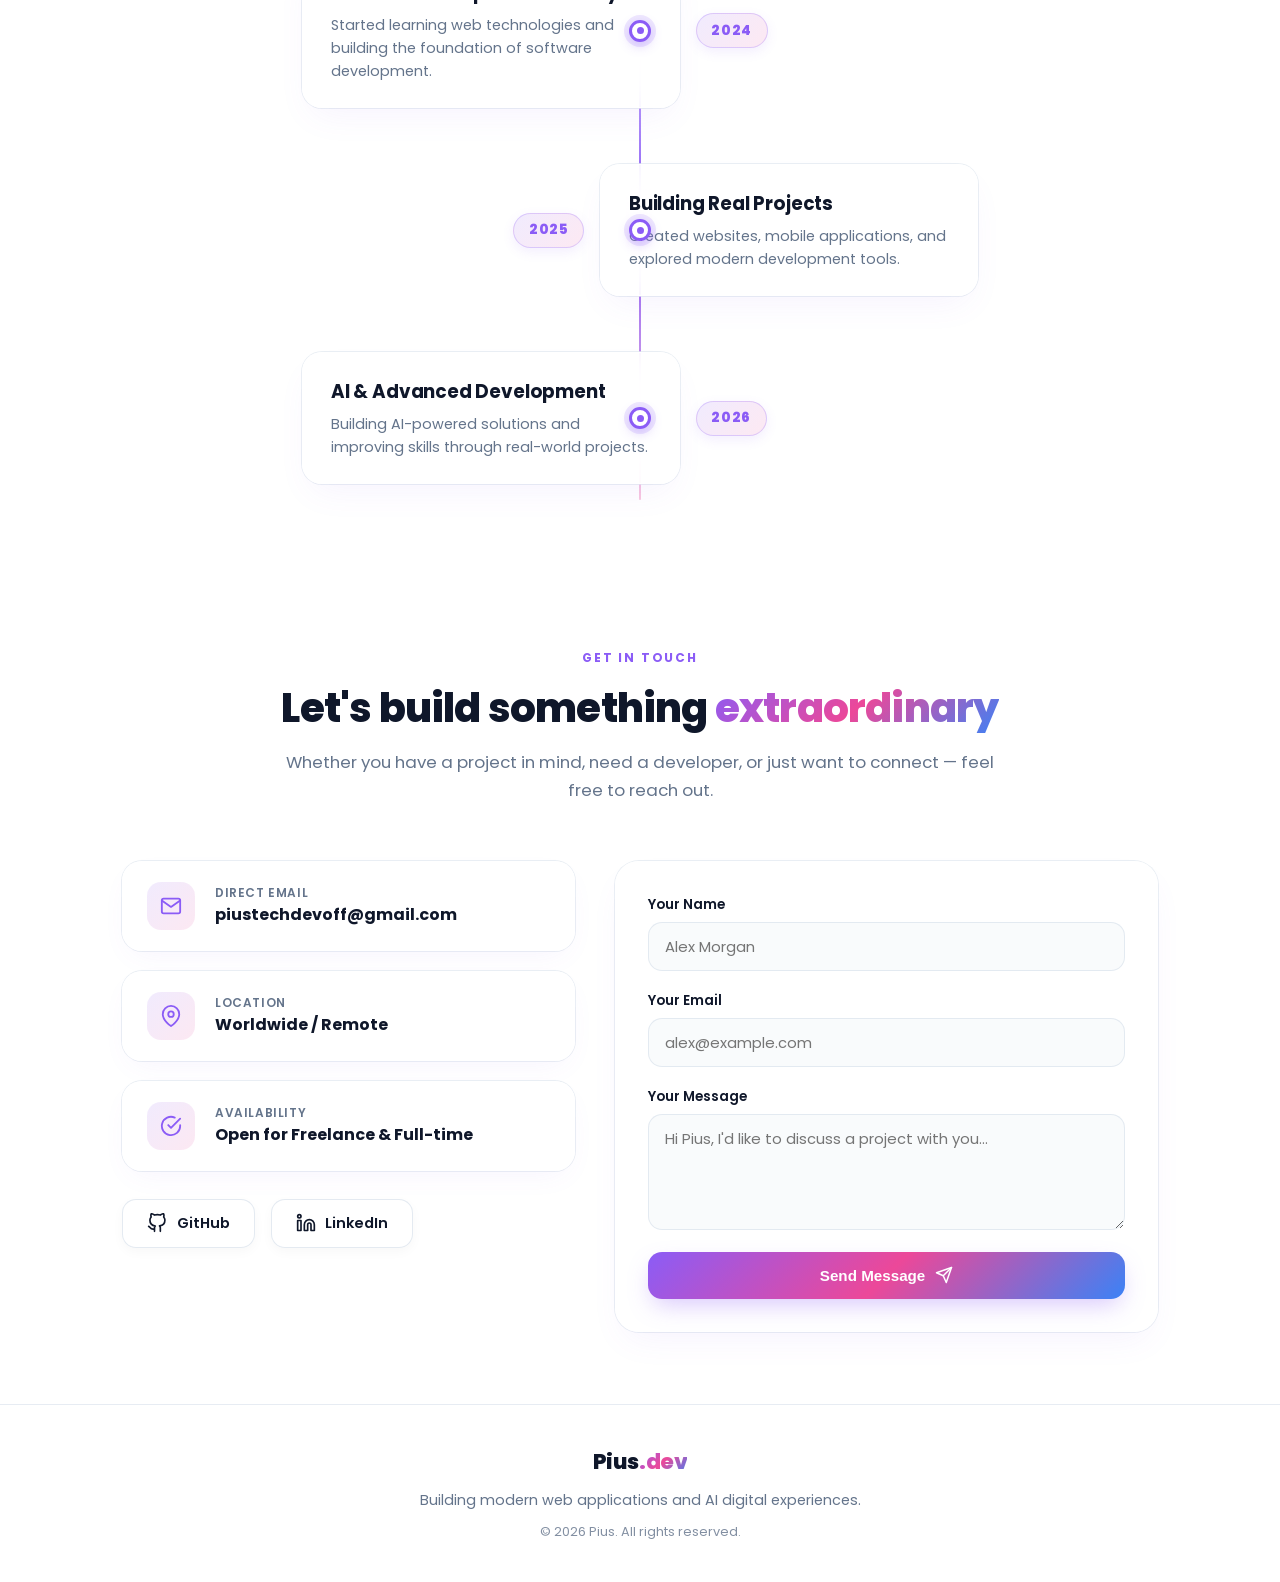
<file: portfolio/index.html>
<!DOCTYPE html>
<html lang="en">
<head>
    <meta charset="UTF-8">
    <meta name="viewport" content="width=device-width, initial-scale=1.0">
    <title>Pius | Frontend Developer & AI Builder</title>
    
    <!-- SEO Meta Tags -->
    <meta name="description" content="Personal portfolio of Pius, a Senior Frontend Developer & AI-Powered Application Specialist. Discover web applications, mobile projects, services, and developer journey.">
    <meta name="keywords" content="Pius, Frontend Developer, AI Builder, Web Developer, Mobile Developer, Flutter, React, JavaScript, Portfolio">
    <meta name="author" content="Pius">
    <meta name="theme-color" content="#ffffff">
    
    <!-- Open Graph Tags -->
    <meta property="og:title" content="Pius | Frontend Developer & AI Builder">
    <meta property="og:description" content="Personal portfolio of Pius — Modern Web Applications, Mobile Development & AI-Powered Solutions.">
    <meta property="og:type" content="website">
    
    <!-- Favicon -->
    <link rel="icon" type="image/svg+xml" href="data:image/svg+xml,<svg xmlns='http://www.w3.org/2000/svg' viewBox='0 0 100 100'><text y='.9em' font-size='90'>⚡</text></svg>">
    
    <!-- Fonts -->
    <link rel="preconnect" href="https://fonts.googleapis.com">
    <link rel="preconnect" href="https://fonts.gstatic.com" crossorigin>
    <link href="https://fonts.googleapis.com/css2?family=Inter:wght@300;400;500;600;700&family=Poppins:wght@400;500;600;700;800&display=swap" rel="stylesheet">
    
    <!-- Style -->
    <link rel="stylesheet" href="css/style.css">
</head>
<body>

    <!-- Smoky Neon Mesh Effect Background -->
    <div class="mesh-background">
        <div class="mesh-blob blob-purple"></div>
        <div class="mesh-blob blob-pink"></div>
        <div class="mesh-blob blob-blue"></div>
    </div>

    <!-- Always Accessible Sticky Header Navbar -->
    <header id="site-header">
        <nav class="navbar">
            <a href="#hero" class="logo">
                Pius<span class="logo-dot">.dev</span>
            </a>
            <ul class="nav-links" id="nav-links">
                <li><a href="#hero" class="nav-link active">Home</a></li>
                <li><a href="#about" class="nav-link">About</a></li>
                <li><a href="#skills" class="nav-link">Skills</a></li>
                <li><a href="#work" class="nav-link">Projects</a></li>
                <li><a href="#services" class="nav-link">Services</a></li>
                <li><a href="#journey" class="nav-link">Journey</a></li>
                <li><a href="#contact" class="nav-link">Contact</a></li>
            </ul>
            <button class="mobile-toggle" id="mobile-toggle" aria-label="Toggle navigation menu">
                <span class="bar"></span>
                <span class="bar"></span>
                <span class="bar"></span>
            </button>
        </nav>
    </header>

    <!-- Main Content -->
    <main>
        <!-- Hero Section -->
        <section id="hero" class="hero-container">
            <!-- Left Side Content -->
            <div class="hero-content">
                <div class="hero-badge">
                    <span class="badge-pulse"></span>
                    <span>AVAILABLE FOR NEW PROJECTS</span>
                </div>

                <h1 class="hero-title">
                    Hi, I'm <span class="gradient-text">Pius</span>
                </h1>

                <p class="hero-subtitle">
                    Frontend Developer & <span class="gradient-text">AI-Powered App Builder</span>
                </p>

                <p class="hero-description">
                    I create modern websites, mobile applications, and digital experiences using technology and creativity.
                </p>

                <div class="hero-buttons">
                    <a href="#work" class="btn-primary">View My Work</a>
                    <a href="#contact" class="btn-secondary">Contact Me</a>
                </div>
            </div>

            <!-- Right Side Profile Visual -->
            <div class="hero-visual">
                <div class="profile-glow"></div>

                <!-- Floating Skill Tags -->
                <div class="skill-tag tag-html">HTML</div>
                <div class="skill-tag tag-css">CSS</div>
                <div class="skill-tag tag-js">JavaScript</div>
                <div class="skill-tag tag-flutter">Flutter</div>
                <div class="skill-tag tag-ai">AI</div>

                <!-- Profile Frame & Avatar -->
                <div class="profile-frame">
                    <div class="profile-avatar">
                        <span class="avatar-initial">P</span>
                        <span class="avatar-label">Pius Tech</span>
                    </div>
                </div>
            </div>
        </section>

        <!-- About Me Section -->
        <section id="about" class="about-container">
            <div class="about-content">
                <span class="section-label">ABOUT ME</span>
                
                <h2 class="about-title">
                    Building digital experiences with <span class="gradient-text">creativity and technology</span>
                </h2>

                <p class="about-description">
                    I am a passionate software developer focused on crafting clean, user-friendly, and modern digital applications. With a strong foundation in frontend technologies and mobile development, I bring ideas to life through code.
                </p>

                <p class="about-description">
                    My approach combines modern UI design, clean architecture, and the integration of AI tools to accelerate development and solve complex problems efficiently.
                </p>

                <div class="about-highlights">
                    <div class="highlight-item">
                        <span class="highlight-number">3+</span>
                        <span class="highlight-label">Years Learning & Building</span>
                    </div>
                    <div class="highlight-item">
                        <span class="highlight-number">10+</span>
                        <span class="highlight-label">Completed Projects</span>
                    </div>
                    <div class="highlight-item">
                        <span class="highlight-number">100%</span>
                        <span class="highlight-label">Commitment to Quality</span>
                    </div>
                </div>
            </div>

            <div class="about-visual">
                <div class="about-glass-card">
                    <div class="card-badge">CORE FOCUS</div>
                    <h3 class="card-title">What Drives Me</h3>
                    <ul class="focus-list">
                        <li>
                            <span class="bullet-dot"></span>
                            <span>Crafting smooth, responsive user interfaces</span>
                        </li>
                        <li>
                            <span class="bullet-dot"></span>
                            <span>Developing cross-platform mobile apps with Flutter</span>
                        </li>
                        <li>
                            <span class="bullet-dot"></span>
                            <span>Leveraging AI tools for intelligent solutions</span>
                        </li>
                        <li>
                            <span class="bullet-dot"></span>
                            <span>Writing clean, maintainable, and efficient code</span>
                        </li>
                    </ul>
                </div>
            </div>
        </section>

        <!-- Skills Section -->
        <section id="skills" class="skills-container">
            <div class="skills-header">
                <span class="section-label">MY SKILLS</span>
                <h2 class="skills-title">
                    Technologies I <span class="gradient-text">work with</span>
                </h2>
                <p class="skills-description">
                    A comprehensive overview of my technical stack and expertise across frontend, mobile, and AI development.
                </p>
            </div>

            <div class="skills-grid">
                <!-- Category 1: Frontend Development -->
                <div class="skills-card">
                    <div class="card-icon-wrapper icon-purple">
                        <svg width="24" height="24" viewBox="0 0 24 24" fill="none" stroke="currentColor" stroke-width="2" stroke-linecap="round" stroke-linejoin="round">
                            <polyline points="16 18 22 12 16 6"></polyline>
                            <polyline points="8 6 2 12 8 18"></polyline>
                        </svg>
                    </div>
                    <h3 class="card-category-title">Frontend Development</h3>
                    <div class="card-tags">
                        <span class="skill-tag-pill">HTML5</span>
                        <span class="skill-tag-pill">CSS3 / Tailwind</span>
                        <span class="skill-tag-pill">JavaScript (ES6+)</span>
                        <span class="skill-tag-pill">React</span>
                        <span class="skill-tag-pill">Responsive Design</span>
                    </div>
                </div>

                <!-- Category 2: Mobile App Development -->
                <div class="skills-card">
                    <div class="card-icon-wrapper icon-pink">
                        <svg width="24" height="24" viewBox="0 0 24 24" fill="none" stroke="currentColor" stroke-width="2" stroke-linecap="round" stroke-linejoin="round">
                            <rect x="5" y="2" width="14" height="20" rx="2" ry="2"></rect>
                            <line x1="12" y1="18" x2="12.01" y2="18"></line>
                        </svg>
                    </div>
                    <h3 class="card-category-title">Mobile App Development</h3>
                    <div class="card-tags">
                        <span class="skill-tag-pill">Flutter</span>
                        <span class="skill-tag-pill">Dart</span>
                        <span class="skill-tag-pill">Android (Java)</span>
                        <span class="skill-tag-pill">Cross-Platform UI</span>
                    </div>
                </div>

                <!-- Category 3: Backend & Tools -->
                <div class="skills-card">
                    <div class="card-icon-wrapper icon-blue">
                        <svg width="24" height="24" viewBox="0 0 24 24" fill="none" stroke="currentColor" stroke-width="2" stroke-linecap="round" stroke-linejoin="round">
                            <rect x="2" y="2" width="20" height="8" rx="2" ry="2"></rect>
                            <rect x="2" y="14" width="20" height="8" rx="2" ry="2"></rect>
                            <line x1="6" y1="6" x2="6.01" y2="6"></line>
                            <line x1="6" y1="18" x2="6.01" y2="18"></line>
                        </svg>
                    </div>
                    <h3 class="card-category-title">Backend & Tools</h3>
                    <div class="card-tags">
                        <span class="skill-tag-pill">Firebase</span>
                        <span class="skill-tag-pill">REST APIs</span>
                        <span class="skill-tag-pill">Git & GitHub</span>
                        <span class="skill-tag-pill">Database Integration</span>
                    </div>
                </div>

                <!-- Category 4: AI & Modern Tools -->
                <div class="skills-card">
                    <div class="card-icon-wrapper icon-gradient">
                        <svg width="24" height="24" viewBox="0 0 24 24" fill="none" stroke="currentColor" stroke-width="2" stroke-linecap="round" stroke-linejoin="round">
                            <path d="M12 2L15.09 8.26L22 9.27L17 14.14L18.18 21.02L12 17.77L5.82 21.02L7 14.14L2 9.27L8.91 8.26L12 2Z"></path>
                        </svg>
                    </div>
                    <h3 class="card-category-title">AI & Modern Tools</h3>
                    <div class="card-tags">
                        <span class="skill-tag-pill">AI Development Tools</span>
                        <span class="skill-tag-pill">Prompt Engineering</span>
                        <span class="skill-tag-pill">AI Automation</span>
                        <span class="skill-tag-pill">Workflow Optimization</span>
                    </div>
                </div>
            </div>
        </section>

        <!-- Projects Showcase Section -->
        <section id="work" class="projects-container">
            <div class="projects-header">
                <span class="section-label">MY PROJECTS</span>
                <h2 class="projects-title">
                    Featured <span class="gradient-text">projects</span>
                </h2>
                <p class="projects-description">
                    A selection of applications and digital experiences I have designed and developed using modern technologies.
                </p>
            </div>

            <div class="projects-grid">
                <!-- Project 1: MovieMax -->
                <div class="project-card">
                    <div class="project-image-wrapper">
                        <div class="project-image-placeholder gradient-bg-1">
                            <div class="project-badge">Web Application</div>
                            <div class="placeholder-graphic">
                                <svg width="48" height="48" viewBox="0 0 24 24" fill="none" stroke="currentColor" stroke-width="1.5" stroke-linecap="round" stroke-linejoin="round">
                                    <polygon points="5 3 19 12 5 21 5 3"></polygon>
                                </svg>
                            </div>
                        </div>
                    </div>
                    <div class="project-content">
                        <h3 class="project-name">MovieMax</h3>
                        <p class="project-text">
                            A movie streaming and discovery platform featuring trending titles, detailed insights, and a sleek user interface.
                        </p>
                        <div class="project-tech-stack">
                            <span class="tech-pill">HTML / CSS</span>
                            <span class="tech-pill">JavaScript</span>
                            <span class="tech-pill">Movie API</span>
                        </div>
                        <div class="project-actions">
                            <a href="#contact" class="btn-project-primary">
                                <span>View Details</span>
                                <svg width="16" height="16" viewBox="0 0 24 24" fill="none" stroke="currentColor" stroke-width="2" stroke-linecap="round" stroke-linejoin="round">
                                    <line x1="5" y1="12" x2="19" y2="12"></line>
                                    <polyline points="12 5 19 12 12 19"></polyline>
                                </svg>
                            </a>
                            <a href="https://github.com" target="_blank" rel="noopener noreferrer" class="btn-project-secondary">
                                <svg width="18" height="18" viewBox="0 0 24 24" fill="none" stroke="currentColor" stroke-width="2" stroke-linecap="round" stroke-linejoin="round">
                                    <path d="M9 19c-5 1.5-5-2.5-7-3m14 6v-3.87a3.37 3.37 0 0 0-.94-2.61c3.14-.35 6.44-1.54 6.44-7A5.44 5.44 0 0 0 20 4.77 5.07 5.07 0 0 0 19.91 1S18.73.65 16 2.48a13.38 13.38 0 0 0-7 0C6.27.65 5.09 1 5.09 1A5.07 5.07 0 0 0 5 4.77a5.44 5.44 0 0 0-1.5 3.78c0 5.42 3.3 6.61 6.44 7A3.37 3.37 0 0 0 9 18.13V22"></path>
                                </svg>
                                <span>GitHub</span>
                            </a>
                        </div>
                    </div>
                </div>

                <!-- Project 2: Wallnote -->
                <div class="project-card">
                    <div class="project-image-wrapper">
                        <div class="project-image-placeholder gradient-bg-2">
                            <div class="project-badge">Mobile App</div>
                            <div class="placeholder-graphic">
                                <svg width="48" height="48" viewBox="0 0 24 24" fill="none" stroke="currentColor" stroke-width="1.5" stroke-linecap="round" stroke-linejoin="round">
                                    <rect x="3" y="3" width="18" height="18" rx="2" ry="2"></rect>
                                    <circle cx="8.5" cy="8.5" r="1.5"></circle>
                                    <polyline points="21 15 16 10 5 21"></polyline>
                                </svg>
                            </div>
                        </div>
                    </div>
                    <div class="project-content">
                        <h3 class="project-name">Wallnote</h3>
                        <p class="project-text">
                            A modern wallpaper application designed to deliver beautiful visual experiences on mobile devices.
                        </p>
                        <div class="project-tech-stack">
                            <span class="tech-pill">Java</span>
                            <span class="tech-pill">Android</span>
                            <span class="tech-pill">Firebase</span>
                        </div>
                        <div class="project-actions">
                            <a href="#contact" class="btn-project-primary">
                                <span>View Details</span>
                                <svg width="16" height="16" viewBox="0 0 24 24" fill="none" stroke="currentColor" stroke-width="2" stroke-linecap="round" stroke-linejoin="round">
                                    <line x1="5" y1="12" x2="19" y2="12"></line>
                                    <polyline points="12 5 19 12 12 19"></polyline>
                                </svg>
                            </a>
                            <a href="https://github.com" target="_blank" rel="noopener noreferrer" class="btn-project-secondary">
                                <svg width="18" height="18" viewBox="0 0 24 24" fill="none" stroke="currentColor" stroke-width="2" stroke-linecap="round" stroke-linejoin="round">
                                    <path d="M9 19c-5 1.5-5-2.5-7-3m14 6v-3.87a3.37 3.37 0 0 0-.94-2.61c3.14-.35 6.44-1.54 6.44-7A5.44 5.44 0 0 0 20 4.77 5.07 5.07 0 0 0 19.91 1S18.73.65 16 2.48a13.38 13.38 0 0 0-7 0C6.27.65 5.09 1 5.09 1A5.07 5.07 0 0 0 5 4.77a5.44 5.44 0 0 0-1.5 3.78c0 5.42 3.3 6.61 6.44 7A3.37 3.37 0 0 0 9 18.13V22"></path>
                                </svg>
                                <span>GitHub</span>
                            </a>
                        </div>
                    </div>
                </div>

                <!-- Project 3: EasyBoost -->
                <div class="project-card">
                    <div class="project-image-wrapper">
                        <div class="project-image-placeholder gradient-bg-3">
                            <div class="project-badge">Marketing Platform</div>
                            <div class="placeholder-graphic">
                                <svg width="48" height="48" viewBox="0 0 24 24" fill="none" stroke="currentColor" stroke-width="1.5" stroke-linecap="round" stroke-linejoin="round">
                                    <path d="M22 12h-4l-3 9L9 3l-3 9H2"></path>
                                </svg>
                            </div>
                        </div>
                    </div>
                    <div class="project-content">
                        <h3 class="project-name">EasyBoost</h3>
                        <p class="project-text">
                            A digital marketing platform designed to simplify social media management and automation.
                        </p>
                        <div class="project-tech-stack">
                            <span class="tech-pill">Flutter</span>
                            <span class="tech-pill">APIs</span>
                            <span class="tech-pill">Firebase</span>
                        </div>
                        <div class="project-actions">
                            <a href="#contact" class="btn-project-primary">
                                <span>View Details</span>
                                <svg width="16" height="16" viewBox="0 0 24 24" fill="none" stroke="currentColor" stroke-width="2" stroke-linecap="round" stroke-linejoin="round">
                                    <line x1="5" y1="12" x2="19" y2="12"></line>
                                    <polyline points="12 5 19 12 12 19"></polyline>
                                </svg>
                            </a>
                            <a href="https://github.com" target="_blank" rel="noopener noreferrer" class="btn-project-secondary">
                                <svg width="18" height="18" viewBox="0 0 24 24" fill="none" stroke="currentColor" stroke-width="2" stroke-linecap="round" stroke-linejoin="round">
                                    <path d="M9 19c-5 1.5-5-2.5-7-3m14 6v-3.87a3.37 3.37 0 0 0-.94-2.61c3.14-.35 6.44-1.54 6.44-7A5.44 5.44 0 0 0 20 4.77 5.07 5.07 0 0 0 19.91 1S18.73.65 16 2.48a13.38 13.38 0 0 0-7 0C6.27.65 5.09 1 5.09 1A5.07 5.07 0 0 0 5 4.77a5.44 5.44 0 0 0-1.5 3.78c0 5.42 3.3 6.61 6.44 7A3.37 3.37 0 0 0 9 18.13V22"></path>
                                </svg>
                                <span>GitHub</span>
                            </a>
                        </div>
                    </div>
                </div>

                <!-- Project 4: AI Applications -->
                <div class="project-card">
                    <div class="project-image-wrapper">
                        <div class="project-image-placeholder gradient-bg-4">
                            <div class="project-badge">AI & Automation</div>
                            <div class="placeholder-graphic">
                                <svg width="48" height="48" viewBox="0 0 24 24" fill="none" stroke="currentColor" stroke-width="1.5" stroke-linecap="round" stroke-linejoin="round">
                                    <path d="M12 2a10 10 0 1 0 10 10H12V2z"></path>
                                    <path d="M12 12L2.5 7.5"></path>
                                    <path d="M12 12v10"></path>
                                </svg>
                            </div>
                        </div>
                    </div>
                    <div class="project-content">
                        <h3 class="project-name">AI Applications</h3>
                        <p class="project-text">
                            AI-powered tools and experiments focused on improving productivity and solving everyday problems.
                        </p>
                        <div class="project-tech-stack">
                            <span class="tech-pill">AI Tools</span>
                            <span class="tech-pill">Prompt Engineering</span>
                            <span class="tech-pill">Automation</span>
                        </div>
                        <div class="project-actions">
                            <a href="#contact" class="btn-project-primary">
                                <span>View Details</span>
                                <svg width="16" height="16" viewBox="0 0 24 24" fill="none" stroke="currentColor" stroke-width="2" stroke-linecap="round" stroke-linejoin="round">
                                    <line x1="5" y1="12" x2="19" y2="12"></line>
                                    <polyline points="12 5 19 12 12 19"></polyline>
                                </svg>
                            </a>
                            <a href="https://github.com" target="_blank" rel="noopener noreferrer" class="btn-project-secondary">
                                <svg width="18" height="18" viewBox="0 0 24 24" fill="none" stroke="currentColor" stroke-width="2" stroke-linecap="round" stroke-linejoin="round">
                                    <path d="M9 19c-5 1.5-5-2.5-7-3m14 6v-3.87a3.37 3.37 0 0 0-.94-2.61c3.14-.35 6.44-1.54 6.44-7A5.44 5.44 0 0 0 20 4.77 5.07 5.07 0 0 0 19.91 1S18.73.65 16 2.48a13.38 13.38 0 0 0-7 0C6.27.65 5.09 1 5.09 1A5.07 5.07 0 0 0 5 4.77a5.44 5.44 0 0 0-1.5 3.78c0 5.42 3.3 6.61 6.44 7A3.37 3.37 0 0 0 9 18.13V22"></path>
                                </svg>
                                <span>GitHub</span>
                            </a>
                        </div>
                    </div>
                </div>
            </div>
        </section>

        <!-- Services Section -->
        <section id="services" class="services-container">
            <div class="services-header">
                <span class="section-label">SERVICES</span>
                <h2 class="services-title">
                    What I can <span class="gradient-text">help you build</span>
                </h2>
                <p class="services-description">
                    I create modern digital solutions that combine creativity, technology, and problem-solving.
                </p>
            </div>

            <div class="services-grid">
                <!-- Service 1: Web Development -->
                <div class="service-card">
                    <div class="service-icon-wrapper">
                        <svg width="28" height="28" viewBox="0 0 24 24" fill="none" stroke="currentColor" stroke-width="2" stroke-linecap="round" stroke-linejoin="round">
                            <rect x="2" y="3" width="20" height="14" rx="2" ry="2"></rect>
                            <line x1="8" y1="21" x2="16" y2="21"></line>
                            <line x1="12" y1="17" x2="12" y2="21"></line>
                        </svg>
                    </div>
                    <h3 class="service-title">Web Development</h3>
                    <p class="service-text">
                        Building responsive, modern, and user-friendly websites that provide great experiences across all devices.
                    </p>
                </div>

                <!-- Service 2: Mobile App Development -->
                <div class="service-card">
                    <div class="service-icon-wrapper">
                        <svg width="28" height="28" viewBox="0 0 24 24" fill="none" stroke="currentColor" stroke-width="2" stroke-linecap="round" stroke-linejoin="round">
                            <rect x="5" y="2" width="14" height="20" rx="2" ry="2"></rect>
                            <line x1="12" y1="18" x2="12.01" y2="18"></line>
                        </svg>
                    </div>
                    <h3 class="service-title">Mobile App Development</h3>
                    <p class="service-text">
                        Creating beautiful and functional mobile applications using modern development technologies.
                    </p>
                </div>

                <!-- Service 3: AI-Powered Solutions -->
                <div class="service-card">
                    <div class="service-icon-wrapper">
                        <svg width="28" height="28" viewBox="0 0 24 24" fill="none" stroke="currentColor" stroke-width="2" stroke-linecap="round" stroke-linejoin="round">
                            <path d="M12 2v4M12 18v4M4.93 4.93l2.83 2.83M16.24 16.24l2.83 2.83M2 12h4M18 12h4M4.93 19.07l2.83-2.83M16.24 7.76l2.83-2.83"></path>
                            <circle cx="12" cy="12" r="4"></circle>
                        </svg>
                    </div>
                    <h3 class="service-title">AI-Powered Solutions</h3>
                    <p class="service-text">
                        Using AI tools, automation, and modern workflows to create smarter digital experiences.
                    </p>
                </div>

                <!-- Service 4: UI/UX Design -->
                <div class="service-card">
                    <div class="service-icon-wrapper">
                        <svg width="28" height="28" viewBox="0 0 24 24" fill="none" stroke="currentColor" stroke-width="2" stroke-linecap="round" stroke-linejoin="round">
                            <path d="M12 19l7-7 3 3-7 7-3-3z"></path>
                            <path d="M18 13l-1.5-7.5L2 2l3.5 14.5L13 18l5-5z"></path>
                            <path d="M2 2l7.58 7.58"></path>
                            <circle cx="11" cy="11" r="2"></circle>
                        </svg>
                    </div>
                    <h3 class="service-title">UI/UX Design</h3>
                    <p class="service-text">
                        Designing clean, intuitive interfaces focused on usability and visual quality.
                    </p>
                </div>
            </div>
        </section>

        <!-- Experience / Journey Timeline Section -->
        <section id="journey" class="journey-container">
            <div class="journey-header">
                <span class="section-label">MY JOURNEY</span>
                <h2 class="journey-title">
                    My path as a <span class="gradient-text">developer</span>
                </h2>
                <p class="journey-description">
                    A continuous journey of learning, building, and creating digital products.
                </p>
            </div>

            <div class="timeline-wrapper">
                <div class="timeline-line"></div>

                <!-- Timeline Item 1 -->
                <div class="timeline-item">
                    <div class="timeline-badge">
                        <span>2024</span>
                    </div>
                    <div class="timeline-marker">
                        <div class="marker-dot"></div>
                    </div>
                    <div class="timeline-card">
                        <h3 class="timeline-card-title">Started Development Journey</h3>
                        <p class="timeline-card-text">
                            Started learning web technologies and building the foundation of software development.
                        </p>
                    </div>
                </div>

                <!-- Timeline Item 2 -->
                <div class="timeline-item">
                    <div class="timeline-badge">
                        <span>2025</span>
                    </div>
                    <div class="timeline-marker">
                        <div class="marker-dot"></div>
                    </div>
                    <div class="timeline-card">
                        <h3 class="timeline-card-title">Building Real Projects</h3>
                        <p class="timeline-card-text">
                            Created websites, mobile applications, and explored modern development tools.
                        </p>
                    </div>
                </div>

                <!-- Timeline Item 3 -->
                <div class="timeline-item">
                    <div class="timeline-badge">
                        <span>2026</span>
                    </div>
                    <div class="timeline-marker">
                        <div class="marker-dot"></div>
                    </div>
                    <div class="timeline-card">
                        <h3 class="timeline-card-title">AI & Advanced Development</h3>
                        <p class="timeline-card-text">
                            Building AI-powered solutions and improving skills through real-world projects.
                        </p>
                    </div>
                </div>
            </div>
        </section>

        <!-- Contact Section -->
        <section id="contact" class="contact-container">
            <div class="contact-header">
                <span class="section-label">GET IN TOUCH</span>
                <h2 class="contact-title">
                    Let's build something <span class="gradient-text">extraordinary</span>
                </h2>
                <p class="contact-description">
                    Whether you have a project in mind, need a developer, or just want to connect — feel free to reach out.
                </p>
            </div>

            <div class="contact-grid">
                <!-- Contact Information Card -->
                <div class="contact-info-wrapper">
                    <div class="info-card">
                        <div class="info-icon">
                            <svg width="22" height="22" viewBox="0 0 24 24" fill="none" stroke="currentColor" stroke-width="2" stroke-linecap="round" stroke-linejoin="round">
                                <path d="M4 4h16c1.1 0 2 .9 2 2v12c0 1.1-.9 2-2 2H4c-1.1 0-2-.9-2-2V6c0-1.1.9-2 2-2z"></path>
                                <polyline points="22,6 12,13 2,6"></polyline>
                            </svg>
                        </div>
                        <div class="info-details">
                            <span class="info-label">Direct Email</span>
                            <a href="mailto:piustechdevoff@gmail.com" class="info-value">piustechdevoff@gmail.com</a>
                        </div>
                    </div>

                    <div class="info-card">
                        <div class="info-icon">
                            <svg width="22" height="22" viewBox="0 0 24 24" fill="none" stroke="currentColor" stroke-width="2" stroke-linecap="round" stroke-linejoin="round">
                                <path d="M21 10c0 7-9 13-9 13s-9-6-9-13a9 9 0 0 1 18 0z"></path>
                                <circle cx="12" cy="10" r="3"></circle>
                            </svg>
                        </div>
                        <div class="info-details">
                            <span class="info-label">Location</span>
                            <span class="info-value">Worldwide / Remote</span>
                        </div>
                    </div>

                    <div class="info-card">
                        <div class="info-icon">
                            <svg width="22" height="22" viewBox="0 0 24 24" fill="none" stroke="currentColor" stroke-width="2" stroke-linecap="round" stroke-linejoin="round">
                                <path d="M22 11.08V12a10 10 0 1 1-5.93-9.14"></path>
                                <polyline points="22 4 12 14.01 9 11.01"></polyline>
                            </svg>
                        </div>
                        <div class="info-details">
                            <span class="info-label">Availability</span>
                            <span class="info-value">Open for Freelance & Full-time</span>
                        </div>
                    </div>

                    <!-- Social Media Links -->
                    <div class="contact-socials">
                        <a href="https://github.com" target="_blank" rel="noopener noreferrer" class="social-link" aria-label="GitHub">
                            <svg width="20" height="20" viewBox="0 0 24 24" fill="none" stroke="currentColor" stroke-width="2" stroke-linecap="round" stroke-linejoin="round">
                                <path d="M9 19c-5 1.5-5-2.5-7-3m14 6v-3.87a3.37 3.37 0 0 0-.94-2.61c3.14-.35 6.44-1.54 6.44-7A5.44 5.44 0 0 0 20 4.77 5.07 5.07 0 0 0 19.91 1S18.73.65 16 2.48a13.38 13.38 0 0 0-7 0C6.27.65 5.09 1 5.09 1A5.07 5.07 0 0 0 5 4.77a5.44 5.44 0 0 0-1.5 3.78c0 5.42 3.3 6.61 6.44 7A3.37 3.37 0 0 0 9 18.13V22"></path>
                            </svg>
                            <span>GitHub</span>
                        </a>
                        <a href="https://linkedin.com" target="_blank" rel="noopener noreferrer" class="social-link" aria-label="LinkedIn">
                            <svg width="20" height="20" viewBox="0 0 24 24" fill="none" stroke="currentColor" stroke-width="2" stroke-linecap="round" stroke-linejoin="round">
                                <path d="M16 8a6 6 0 0 1 6 6v7h-4v-7a2 2 0 0 0-2-2 2 2 0 0 0-2 2v7h-4v-7a6 6 0 0 1 6-6z"></path>
                                <rect x="2" y="9" width="4" height="12"></rect>
                                <circle cx="4" cy="4" r="2"></circle>
                            </svg>
                            <span>LinkedIn</span>
                        </a>
                    </div>
                </div>

                <!-- Contact Form -->
                <form class="contact-form" id="contact-form" onsubmit="event.preventDefault(); alert('Thank you! Your message has been sent successfully.'); this.reset();">
                    <div class="form-group">
                        <label for="name">Your Name</label>
                        <input type="text" id="name" required placeholder="Alex Morgan">
                    </div>
                    <div class="form-group">
                        <label for="email">Your Email</label>
                        <input type="email" id="email" required placeholder="alex@example.com">
                    </div>
                    <div class="form-group">
                        <label for="message">Your Message</label>
                        <textarea id="message" rows="4" required placeholder="Hi Pius, I'd like to discuss a project with you..."></textarea>
                    </div>
                    <button type="submit" class="btn-primary form-submit">
                        <span>Send Message</span>
                        <svg width="18" height="18" viewBox="0 0 24 24" fill="none" stroke="currentColor" stroke-width="2" stroke-linecap="round" stroke-linejoin="round">
                            <line x1="22" y1="2" x2="11" y2="13"></line>
                            <polygon points="22 2 15 22 11 13 2 9 22 2"></polygon>
                        </svg>
                    </button>
                </form>
            </div>
        </section>
    </main>

    <!-- Footer -->
    <footer class="footer">
        <div class="footer-content">
            <a href="#hero" class="logo">
                Pius<span class="logo-dot">.dev</span>
            </a>
            <p class="footer-text">Building modern web applications and AI digital experiences.</p>
            <p class="footer-copy">&copy; 2026 Pius. All rights reserved.</p>
        </div>
    </footer>

    <script src="js/script.js"></script>
</body>
</html>
</file>
<file: style.css>
/* ==========================================================================
   PIUS DEVELOPER PORTFOLIO - CLEAN MODERN DESIGN SYSTEM
   ========================================================================== */

@import url('https://fonts.googleapis.com/css2?family=Inter:wght@300;400;500;600;700&family=Poppins:wght@400;500;600;700;800&display=swap');

:root {
  --bg-white: #ffffff;
  --text-dark: #0f172a;
  --text-muted: #64748b;
  --purple-primary: #8b5cf6;
  --pink-primary: #ec4899;
  --blue-primary: #3b82f6;
  --gradient-glow: linear-gradient(135deg, #8b5cf6 0%, #ec4899 50%, #3b82f6 100%);
  --font-sans: 'Poppins', 'Inter', -apple-system, BlinkMacSystemFont, sans-serif;
}

/* Reset & Base */
* {
  margin: 0;
  padding: 0;
  box-sizing: border-box;
}

html {
  scroll-behavior: smooth;
}

body {
  background-color: var(--bg-white);
  color: var(--text-dark);
  font-family: var(--font-sans);
  line-height: 1.6;
  min-height: 100vh;
  overflow-x: hidden;
  position: relative;
}

body.menu-open {
  overflow: hidden;
}

/* Smoky Neon Mesh Gradient Background */
.mesh-background {
  position: fixed;
  inset: 0;
  z-index: 0;
  overflow: hidden;
  pointer-events: none;
}

.mesh-blob {
  position: absolute;
  border-radius: 50%;
  filter: blur(100px);
  opacity: 0.35;
  animation: floatBlob 20s ease-in-out infinite alternate;
}

.blob-purple {
  top: -12%;
  left: 15%;
  width: 600px;
  height: 600px;
  background: radial-gradient(circle, #8b5cf6 0%, rgba(139, 92, 246, 0) 70%);
  animation-delay: 0s;
}

.blob-pink {
  top: 30%;
  right: -5%;
  width: 550px;
  height: 550px;
  background: radial-gradient(circle, #ec4899 0%, rgba(236, 72, 153, 0) 70%);
  animation-delay: -6s;
}

.blob-blue {
  bottom: -15%;
  left: 20%;
  width: 650px;
  height: 650px;
  background: radial-gradient(circle, #3b82f6 0%, rgba(59, 130, 246, 0) 70%);
  animation-delay: -12s;
}

@keyframes floatBlob {
  0% { transform: translate(0, 0) scale(1); }
  50% { transform: translate(60px, 70px) scale(1.1); }
  100% { transform: translate(-40px, 40px) scale(0.95); }
}

/* Always Accessible Sticky Header Navbar */
header#site-header {
  position: sticky;
  top: 0;
  z-index: 100;
  width: 100%;
  background: rgba(255, 255, 255, 0.85);
  backdrop-filter: blur(16px);
  -webkit-backdrop-filter: blur(16px);
  border-bottom: 1px solid rgba(226, 232, 240, 0.8);
  transition: all 0.3s ease;
}

header#site-header.scrolled {
  background: rgba(255, 255, 255, 0.95);
  box-shadow: 0 10px 30px rgba(139, 92, 246, 0.08);
  border-bottom-color: rgba(139, 92, 246, 0.15);
}

.navbar {
  position: relative;
  z-index: 10;
  display: flex;
  justify-content: space-between;
  align-items: center;
  max-width: 1200px;
  margin: 0 auto;
  padding: 1.1rem 2rem;
}

.logo {
  font-size: 1.35rem;
  font-weight: 800;
  color: var(--text-dark);
  text-decoration: none;
  letter-spacing: -0.02em;
}

.logo-dot {
  background: var(--gradient-glow);
  -webkit-background-clip: text;
  -webkit-text-fill-color: transparent;
}

.nav-links {
  display: flex;
  gap: 1.5rem;
  list-style: none;
  align-items: center;
}

.nav-links a.nav-link {
  text-decoration: none;
  color: var(--text-muted);
  font-weight: 500;
  font-size: 0.925rem;
  padding: 0.4rem 0.85rem;
  border-radius: 999px;
  transition: all 0.25s ease;
}

.nav-links a.nav-link:hover {
  color: var(--purple-primary);
  background: rgba(139, 92, 246, 0.06);
}

.nav-links a.nav-link.active {
  color: var(--purple-primary);
  font-weight: 600;
  background: linear-gradient(135deg, rgba(139, 92, 246, 0.12), rgba(236, 72, 153, 0.12));
  box-shadow: 0 2px 10px rgba(139, 92, 246, 0.08);
}

/* Mobile Toggle Hamburger Button */
.mobile-toggle {
  display: none;
  flex-direction: column;
  justify-content: space-between;
  width: 28px;
  height: 20px;
  background: transparent;
  border: none;
  cursor: pointer;
  padding: 0;
  z-index: 101;
}

.mobile-toggle .bar {
  width: 100%;
  height: 2.5px;
  background-color: var(--text-dark);
  border-radius: 4px;
  transition: all 0.3s ease;
}

.mobile-toggle.active .bar:nth-child(1) {
  transform: translateY(8.5px) rotate(45deg);
}

.mobile-toggle.active .bar:nth-child(2) {
  opacity: 0;
}

.mobile-toggle.active .bar:nth-child(3) {
  transform: translateY(-8.5px) rotate(-45deg);
}

/* Hero Container */
.hero-container {
  position: relative;
  z-index: 10;
  max-width: 1200px;
  margin: 0 auto;
  padding: 2.5rem 2rem 4rem 2rem;
  display: grid;
  grid-template-columns: 1.15fr 0.85fr;
  gap: 3.5rem;
  align-items: center;
  min-height: calc(100vh - 80px);
}

/* Left Hero Content */
.hero-content {
  display: flex;
  flex-direction: column;
  align-items: flex-start;
  gap: 1.25rem;
  animation: fadeInUp 0.8s ease-out forwards;
}

.hero-badge {
  display: inline-flex;
  align-items: center;
  gap: 0.6rem;
  padding: 0.45rem 1.1rem;
  background: rgba(255, 255, 255, 0.85);
  border: 1px solid rgba(226, 232, 240, 0.9);
  border-radius: 999px;
  font-size: 0.8rem;
  font-weight: 600;
  color: var(--purple-primary);
  box-shadow: 0 4px 20px rgba(139, 92, 246, 0.08);
  backdrop-filter: blur(12px);
}

.badge-pulse {
  width: 8px;
  height: 8px;
  background-color: var(--purple-primary);
  border-radius: 50%;
  box-shadow: 0 0 10px var(--purple-primary);
  animation: pulseGlow 2s infinite;
}

.hero-title {
  font-size: 3.75rem;
  font-weight: 800;
  line-height: 1.1;
  letter-spacing: -0.03em;
  color: var(--text-dark);
}

.gradient-text {
  background: var(--gradient-glow);
  -webkit-background-clip: text;
  -webkit-text-fill-color: transparent;
}

.hero-subtitle {
  font-size: 1.5rem;
  font-weight: 600;
  color: var(--text-dark);
  margin-top: -0.25rem;
  line-height: 1.3;
}

.hero-description {
  font-size: 1.05rem;
  color: var(--text-muted);
  max-width: 520px;
  line-height: 1.65;
  font-weight: 400;
}

.hero-buttons {
  display: flex;
  gap: 1.25rem;
  margin-top: 0.75rem;
  flex-wrap: wrap;
}

.btn-primary {
  display: inline-flex;
  align-items: center;
  justify-content: center;
  padding: 0.9rem 2rem;
  background: var(--gradient-glow);
  color: #ffffff;
  font-weight: 600;
  font-size: 0.95rem;
  border-radius: 14px;
  text-decoration: none;
  border: none;
  cursor: pointer;
  box-shadow: 0 10px 25px -5px rgba(139, 92, 246, 0.35);
  transition: all 0.3s cubic-bezier(0.16, 1, 0.3, 1);
}

.btn-primary:hover {
  transform: translateY(-3px);
  box-shadow: 0 18px 35px -5px rgba(236, 72, 153, 0.45);
  opacity: 0.98;
}

.btn-secondary {
  display: inline-flex;
  align-items: center;
  justify-content: center;
  padding: 0.9rem 2rem;
  background: rgba(255, 255, 255, 0.9);
  color: var(--text-dark);
  font-weight: 600;
  font-size: 0.95rem;
  border-radius: 14px;
  text-decoration: none;
  border: 1px solid #e2e8f0;
  cursor: pointer;
  box-shadow: 0 4px 12px rgba(0, 0, 0, 0.03);
  transition: all 0.3s cubic-bezier(0.16, 1, 0.3, 1);
}

.btn-secondary:hover {
  background: #ffffff;
  border-color: var(--purple-primary);
  color: var(--purple-primary);
  transform: translateY(-3px);
  box-shadow: 0 10px 24px rgba(139, 92, 246, 0.12);
}

/* Right Side Profile Visual */
.hero-visual {
  position: relative;
  display: flex;
  justify-content: center;
  align-items: center;
  animation: fadeIn 1s ease-out forwards;
}

.profile-glow {
  position: absolute;
  width: 340px;
  height: 340px;
  border-radius: 50%;
  background: radial-gradient(circle, rgba(139, 92, 246, 0.4) 0%, rgba(236, 72, 153, 0.3) 50%, rgba(59, 130, 246, 0) 75%);
  filter: blur(45px);
  z-index: 0;
  animation: pulseMesh 8s ease-in-out infinite alternate;
}

.profile-frame {
  position: relative;
  z-index: 1;
  width: 280px;
  height: 280px;
  border-radius: 50%;
  padding: 8px;
  background: linear-gradient(135deg, rgba(255, 255, 255, 0.95), rgba(255, 255, 255, 0.5));
  border: 1px solid rgba(255, 255, 255, 0.9);
  box-shadow: 0 25px 50px -12px rgba(139, 92, 246, 0.18), 0 0 0 1px rgba(226, 232, 240, 0.7);
}

.profile-avatar {
  width: 100%;
  height: 100%;
  border-radius: 50%;
  background: linear-gradient(135deg, #1e1b4b 0%, #312e81 50%, #4338ca 100%);
  display: flex;
  flex-direction: column;
  justify-content: center;
  align-items: center;
  box-shadow: inset 0 2px 10px rgba(255, 255, 255, 0.15);
  border: 1px solid rgba(255, 255, 255, 0.2);
}

.avatar-initial {
  font-size: 5rem;
  font-weight: 800;
  color: #ffffff;
  line-height: 1;
  background: linear-gradient(135deg, #ffffff 0%, #cbd5e1 100%);
  -webkit-background-clip: text;
  -webkit-text-fill-color: transparent;
}

.avatar-label {
  font-size: 0.85rem;
  font-weight: 600;
  letter-spacing: 0.1em;
  color: rgba(255, 255, 255, 0.7);
  margin-top: 0.25rem;
  text-transform: uppercase;
}

/* Floating Skill Tags */
.skill-tag {
  position: absolute;
  z-index: 2;
  padding: 0.5rem 1rem;
  background: rgba(255, 255, 255, 0.85);
  backdrop-filter: blur(12px);
  -webkit-backdrop-filter: blur(12px);
  border: 1px solid rgba(255, 255, 255, 0.9);
  border-radius: 12px;
  font-size: 0.85rem;
  font-weight: 700;
  box-shadow: 0 10px 25px -5px rgba(0, 0, 0, 0.08), 0 0 0 1px rgba(226, 232, 240, 0.8);
  animation: floatTag 6s ease-in-out infinite alternate;
}

.tag-html {
  top: 10%;
  left: 5%;
  color: #ea580c;
  animation-delay: 0s;
}

.tag-css {
  top: 5%;
  right: 10%;
  color: #0284c7;
  animation-delay: -1.5s;
}

.tag-js {
  bottom: 25%;
  left: -2%;
  color: #ca8a04;
  animation-delay: -3s;
}

.tag-flutter {
  bottom: 10%;
  right: 5%;
  color: #2563eb;
  animation-delay: -4.5s;
}

.tag-ai {
  top: 45%;
  right: -5%;
  color: #9333ea;
  animation-delay: -2s;
}

@keyframes floatTag {
  0% { transform: translateY(0px); }
  100% { transform: translateY(-12px); }
}

@keyframes pulseGlow {
  0% { transform: scale(0.95); box-shadow: 0 0 0 0 rgba(139, 92, 246, 0.7); }
  70% { transform: scale(1); box-shadow: 0 0 0 8px rgba(139, 92, 246, 0); }
  100% { transform: scale(0.95); box-shadow: 0 0 0 0 rgba(139, 92, 246, 0); }
}

@keyframes pulseMesh {
  0% { opacity: 0.5; transform: scale(0.95); }
  100% { opacity: 0.85; transform: scale(1.08); }
}

@keyframes fadeInUp {
  from { opacity: 0; transform: translateY(20px); }
  to { opacity: 1; transform: translateY(0); }
}

@keyframes fadeIn {
  from { opacity: 0; }
  to { opacity: 1; }
}

/* Common Section Container (Fix Excessive Spacing) */
.about-container,
.skills-container,
.projects-container,
.services-container,
.journey-container,
.contact-container {
  position: relative;
  z-index: 10;
  max-width: 1200px;
  margin: 0 auto;
  padding: 4.5rem 2rem;
}

/* Section Header Labels */
.section-label {
  display: inline-block;
  font-size: 0.75rem;
  font-weight: 700;
  letter-spacing: 0.15em;
  color: var(--purple-primary);
  text-transform: uppercase;
  margin-bottom: 0.5rem;
}

/* About Section */
.about-container {
  display: grid;
  grid-template-columns: 1.1fr 0.9fr;
  gap: 3.5rem;
  align-items: center;
}

.about-content {
  display: flex;
  flex-direction: column;
  gap: 1.25rem;
}

.about-title {
  font-size: 2.5rem;
  font-weight: 800;
  line-height: 1.25;
  color: var(--text-dark);
  letter-spacing: -0.02em;
}

.about-description {
  font-size: 1.05rem;
  color: var(--text-muted);
  line-height: 1.65;
}

.about-highlights {
  display: flex;
  gap: 2.5rem;
  margin-top: 0.5rem;
  padding-top: 1.25rem;
  border-top: 1px solid rgba(226, 232, 240, 0.8);
}

.highlight-item {
  display: flex;
  flex-direction: column;
}

.highlight-number {
  font-size: 2rem;
  font-weight: 800;
  color: var(--purple-primary);
  line-height: 1.1;
}

.highlight-label {
  font-size: 0.85rem;
  color: var(--text-muted);
  font-weight: 500;
  margin-top: 0.25rem;
}

.about-visual {
  display: flex;
  justify-content: center;
}

.about-glass-card {
  width: 100%;
  background: rgba(255, 255, 255, 0.85);
  backdrop-filter: blur(20px);
  -webkit-backdrop-filter: blur(20px);
  border: 1px solid rgba(255, 255, 255, 0.95);
  border-radius: 24px;
  padding: 2.25rem;
  box-shadow: 0 15px 35px -10px rgba(139, 92, 246, 0.1), 0 0 0 1px rgba(226, 232, 240, 0.7);
}

.card-badge {
  display: inline-block;
  padding: 0.35rem 0.85rem;
  background: linear-gradient(135deg, rgba(139, 92, 246, 0.12), rgba(236, 72, 153, 0.12));
  border-radius: 999px;
  font-size: 0.75rem;
  font-weight: 700;
  color: var(--purple-primary);
  letter-spacing: 0.05em;
  margin-bottom: 1rem;
}

.card-title {
  font-size: 1.35rem;
  font-weight: 700;
  color: var(--text-dark);
  margin-bottom: 1.25rem;
}

.focus-list {
  list-style: none;
  display: flex;
  flex-direction: column;
  gap: 1rem;
}

.focus-list li {
  display: flex;
  align-items: center;
  gap: 0.85rem;
  font-size: 0.95rem;
  color: var(--text-dark);
  font-weight: 500;
}

.bullet-dot {
  width: 8px;
  height: 8px;
  border-radius: 50%;
  background: var(--gradient-glow);
  flex-shrink: 0;
}

/* Skills Section */
.skills-header {
  text-align: center;
  max-width: 720px;
  margin: 0 auto 3.25rem auto;
}

.skills-title {
  font-size: 2.5rem;
  font-weight: 800;
  line-height: 1.25;
  color: var(--text-dark);
  margin-top: 0.5rem;
  margin-bottom: 1rem;
  letter-spacing: -0.02em;
}

.skills-description {
  font-size: 1.05rem;
  color: var(--text-muted);
  line-height: 1.65;
}

.skills-grid {
  display: grid;
  grid-template-columns: repeat(2, 1fr);
  gap: 1.75rem;
}

.skills-card {
  background: rgba(255, 255, 255, 0.85);
  backdrop-filter: blur(20px);
  -webkit-backdrop-filter: blur(20px);
  border: 1px solid rgba(255, 255, 255, 0.95);
  border-radius: 24px;
  padding: 2.25rem;
  box-shadow: 0 15px 35px -10px rgba(139, 92, 246, 0.08), 0 0 0 1px rgba(226, 232, 240, 0.7);
  transition: all 0.35s cubic-bezier(0.16, 1, 0.3, 1);
}

.skills-card:hover {
  transform: translateY(-6px);
  box-shadow: 0 25px 50px -12px rgba(139, 92, 246, 0.2), 0 0 0 1px rgba(139, 92, 246, 0.3);
  border-color: rgba(139, 92, 246, 0.3);
}

.card-icon-wrapper {
  width: 52px;
  height: 52px;
  border-radius: 16px;
  display: flex;
  align-items: center;
  justify-content: center;
  margin-bottom: 1.25rem;
}

.icon-purple { background: rgba(139, 92, 246, 0.12); color: var(--purple-primary); }
.icon-pink { background: rgba(236, 72, 153, 0.12); color: var(--pink-primary); }
.icon-blue { background: rgba(59, 130, 246, 0.12); color: var(--blue-primary); }
.icon-gradient { background: linear-gradient(135deg, rgba(139, 92, 246, 0.15), rgba(236, 72, 153, 0.15)); color: var(--purple-primary); }

.card-category-title {
  font-size: 1.25rem;
  font-weight: 700;
  color: var(--text-dark);
  margin-bottom: 1rem;
}

.card-tags {
  display: flex;
  flex-wrap: wrap;
  gap: 0.6rem;
}

.skill-tag-pill {
  padding: 0.4rem 0.85rem;
  background: rgba(248, 250, 252, 0.9);
  border: 1px solid rgba(226, 232, 240, 0.9);
  border-radius: 10px;
  font-size: 0.85rem;
  font-weight: 600;
  color: var(--text-dark);
  transition: all 0.2s ease;
}

.skills-card:hover .skill-tag-pill {
  background: #ffffff;
  border-color: rgba(139, 92, 246, 0.25);
}

/* Projects Showcase Section */
.projects-header {
  text-align: center;
  max-width: 720px;
  margin: 0 auto 3.25rem auto;
}

.projects-title {
  font-size: 2.5rem;
  font-weight: 800;
  line-height: 1.25;
  color: var(--text-dark);
  margin-top: 0.5rem;
  margin-bottom: 1rem;
  letter-spacing: -0.02em;
}

.projects-description {
  font-size: 1.05rem;
  color: var(--text-muted);
  line-height: 1.65;
}

.projects-grid {
  display: grid;
  grid-template-columns: repeat(2, 1fr);
  gap: 2rem;
}

.project-card {
  background: rgba(255, 255, 255, 0.85);
  backdrop-filter: blur(20px);
  -webkit-backdrop-filter: blur(20px);
  border: 1px solid rgba(255, 255, 255, 0.95);
  border-radius: 24px;
  overflow: hidden;
  box-shadow: 0 15px 35px -10px rgba(139, 92, 246, 0.08), 0 0 0 1px rgba(226, 232, 240, 0.7);
  transition: all 0.35s cubic-bezier(0.16, 1, 0.3, 1);
  display: flex;
  flex-direction: column;
}

.project-card:hover {
  transform: translateY(-8px);
  box-shadow: 0 25px 50px -12px rgba(139, 92, 246, 0.22), 0 0 0 1px rgba(139, 92, 246, 0.3);
  border-color: rgba(139, 92, 246, 0.35);
}

.project-image-wrapper {
  position: relative;
  width: 100%;
  height: 190px;
  overflow: hidden;
}

.project-image-placeholder {
  width: 100%;
  height: 100%;
  display: flex;
  align-items: center;
  justify-content: center;
  position: relative;
  transition: transform 0.5s ease;
}

.project-card:hover .project-image-placeholder {
  transform: scale(1.04);
}

.gradient-bg-1 { background: linear-gradient(135deg, rgba(139, 92, 246, 0.25), rgba(236, 72, 153, 0.2)); color: var(--purple-primary); }
.gradient-bg-2 { background: linear-gradient(135deg, rgba(236, 72, 153, 0.25), rgba(59, 130, 246, 0.2)); color: var(--pink-primary); }
.gradient-bg-3 { background: linear-gradient(135deg, rgba(59, 130, 246, 0.25), rgba(139, 92, 246, 0.2)); color: var(--blue-primary); }
.gradient-bg-4 { background: linear-gradient(135deg, rgba(139, 92, 246, 0.3), rgba(236, 72, 153, 0.25)); color: var(--purple-primary); }

.project-badge {
  position: absolute;
  top: 1rem;
  left: 1rem;
  padding: 0.35rem 0.85rem;
  background: rgba(255, 255, 255, 0.9);
  backdrop-filter: blur(10px);
  border: 1px solid #ffffff;
  border-radius: 999px;
  font-size: 0.75rem;
  font-weight: 700;
  color: var(--purple-primary);
  box-shadow: 0 4px 12px rgba(0, 0, 0, 0.05);
}

.placeholder-graphic svg {
  transition: transform 0.35s ease;
}

.project-card:hover .placeholder-graphic svg {
  transform: scale(1.15) rotate(3deg);
}

.project-content {
  padding: 1.75rem;
  display: flex;
  flex-direction: column;
  flex-grow: 1;
}

.project-name {
  font-size: 1.3rem;
  font-weight: 700;
  color: var(--text-dark);
  margin-bottom: 0.5rem;
  letter-spacing: -0.01em;
}

.project-text {
  font-size: 0.925rem;
  color: var(--text-muted);
  line-height: 1.6;
  margin-bottom: 1.25rem;
  flex-grow: 1;
}

.project-tech-stack {
  display: flex;
  flex-wrap: wrap;
  gap: 0.5rem;
  margin-bottom: 1.5rem;
}

.tech-pill {
  padding: 0.25rem 0.65rem;
  background: rgba(248, 250, 252, 0.9);
  border: 1px solid rgba(226, 232, 240, 0.9);
  border-radius: 8px;
  font-size: 0.75rem;
  font-weight: 600;
  color: var(--text-dark);
}

.project-actions {
  display: flex;
  align-items: center;
  gap: 0.75rem;
  margin-top: auto;
}

.btn-project-primary {
  flex: 1;
  display: inline-flex;
  align-items: center;
  justify-content: center;
  gap: 0.5rem;
  padding: 0.65rem 1rem;
  background: var(--gradient-glow);
  color: #ffffff;
  font-size: 0.825rem;
  font-weight: 600;
  border-radius: 12px;
  text-decoration: none;
  box-shadow: 0 4px 14px rgba(139, 92, 246, 0.25);
  transition: all 0.25s ease;
}

.btn-project-primary:hover {
  transform: translateY(-2px);
  box-shadow: 0 8px 20px rgba(236, 72, 153, 0.35);
}

.btn-project-secondary {
  display: inline-flex;
  align-items: center;
  justify-content: center;
  gap: 0.4rem;
  padding: 0.65rem 0.9rem;
  background: rgba(248, 250, 252, 0.9);
  border: 1px solid rgba(226, 232, 240, 0.9);
  color: var(--text-dark);
  font-size: 0.825rem;
  font-weight: 600;
  border-radius: 12px;
  text-decoration: none;
  transition: all 0.25s ease;
}

.btn-project-secondary:hover {
  background: #ffffff;
  border-color: var(--purple-primary);
  color: var(--purple-primary);
  transform: translateY(-2px);
}

/* Services Section */
.services-header {
  text-align: center;
  max-width: 720px;
  margin: 0 auto 3.25rem auto;
}

.services-title {
  font-size: 2.5rem;
  font-weight: 800;
  line-height: 1.25;
  color: var(--text-dark);
  margin-top: 0.5rem;
  margin-bottom: 1rem;
  letter-spacing: -0.02em;
}

.services-description {
  font-size: 1.05rem;
  color: var(--text-muted);
  line-height: 1.65;
}

.services-grid {
  display: grid;
  grid-template-columns: repeat(4, 1fr);
  gap: 1.5rem;
}

.service-card {
  background: rgba(255, 255, 255, 0.85);
  backdrop-filter: blur(20px);
  -webkit-backdrop-filter: blur(20px);
  border: 1px solid rgba(255, 255, 255, 0.95);
  border-radius: 24px;
  padding: 2rem 1.5rem;
  box-shadow: 0 15px 35px -10px rgba(139, 92, 246, 0.08), 0 0 0 1px rgba(226, 232, 240, 0.7);
  transition: all 0.35s cubic-bezier(0.16, 1, 0.3, 1);
  display: flex;
  flex-direction: column;
}

.service-card:hover {
  transform: translateY(-8px);
  box-shadow: 0 25px 50px -12px rgba(139, 92, 246, 0.22), 0 0 0 1px rgba(139, 92, 246, 0.3);
  border-color: rgba(139, 92, 246, 0.35);
}

.service-icon-wrapper {
  width: 52px;
  height: 52px;
  border-radius: 16px;
  background: linear-gradient(135deg, rgba(139, 92, 246, 0.12), rgba(236, 72, 153, 0.12));
  border: 1px solid rgba(139, 92, 246, 0.2);
  display: flex;
  align-items: center;
  justify-content: center;
  color: var(--purple-primary);
  margin-bottom: 1.25rem;
  transition: all 0.35s ease;
}

.service-card:hover .service-icon-wrapper {
  background: linear-gradient(135deg, var(--purple-primary), var(--pink-primary));
  color: #ffffff;
  transform: scale(1.08) rotate(-3deg);
  box-shadow: 0 8px 20px rgba(139, 92, 246, 0.3);
}

.service-title {
  font-size: 1.2rem;
  font-weight: 700;
  color: var(--text-dark);
  margin-bottom: 0.65rem;
  letter-spacing: -0.01em;
}

.service-text {
  font-size: 0.9rem;
  color: var(--text-muted);
  line-height: 1.6;
}

/* Experience / Journey Timeline Section */
.journey-container {
  position: relative;
  z-index: 10;
  max-width: 900px;
  margin: 0 auto;
  padding: 4.5rem 2rem;
}

.journey-header {
  text-align: center;
  max-width: 720px;
  margin: 0 auto 4rem auto;
}

.journey-title {
  font-size: 2.5rem;
  font-weight: 800;
  line-height: 1.25;
  color: var(--text-dark);
  margin-top: 0.5rem;
  margin-bottom: 1rem;
  letter-spacing: -0.02em;
}

.journey-description {
  font-size: 1.05rem;
  color: var(--text-muted);
  line-height: 1.65;
}

.timeline-wrapper {
  position: relative;
  padding: 1rem 0;
}

.timeline-line {
  position: absolute;
  left: 50%;
  top: 0;
  bottom: 0;
  width: 2px;
  background: linear-gradient(to bottom, rgba(139, 92, 246, 0.2), var(--purple-primary), rgba(236, 72, 153, 0.3));
  transform: translateX(-50%);
  border-radius: 2px;
}

.timeline-item {
  position: relative;
  display: flex;
  align-items: center;
  margin-bottom: 3.5rem;
}

.timeline-item:last-child {
  margin-bottom: 0;
}

.timeline-item:nth-child(even) {
  flex-direction: row-reverse;
}

.timeline-badge {
  width: calc(50% - 2.5rem);
  text-align: right;
  padding: 0 1rem;
}

.timeline-item:nth-child(even) .timeline-badge {
  text-align: left;
}

.timeline-badge span {
  display: inline-block;
  padding: 0.35rem 0.9rem;
  background: linear-gradient(135deg, rgba(139, 92, 246, 0.12), rgba(236, 72, 153, 0.12));
  border: 1px solid rgba(139, 92, 246, 0.25);
  border-radius: 999px;
  font-size: 0.85rem;
  font-weight: 800;
  color: var(--purple-primary);
  letter-spacing: 0.05em;
  box-shadow: 0 4px 12px rgba(139, 92, 246, 0.1);
}

.timeline-marker {
  position: absolute;
  left: 50%;
  transform: translateX(-50%);
  width: 22px;
  height: 22px;
  border-radius: 50%;
  background: #ffffff;
  border: 3px solid var(--purple-primary);
  box-shadow: 0 0 0 5px rgba(139, 92, 246, 0.15), 0 4px 12px rgba(139, 92, 246, 0.3);
  display: flex;
  align-items: center;
  justify-content: center;
  z-index: 2;
  transition: all 0.3s ease;
}

.timeline-item:hover .timeline-marker {
  transform: translateX(-50%) scale(1.25);
  border-color: var(--pink-primary);
  box-shadow: 0 0 0 8px rgba(236, 72, 153, 0.2), 0 6px 18px rgba(236, 72, 153, 0.4);
}

.marker-dot {
  width: 7px;
  height: 7px;
  border-radius: 50%;
  background: var(--purple-primary);
  transition: background 0.3s ease;
}

.timeline-item:hover .marker-dot {
  background: var(--pink-primary);
}

.timeline-card {
  width: calc(50% - 2.5rem);
  background: rgba(255, 255, 255, 0.85);
  backdrop-filter: blur(20px);
  -webkit-backdrop-filter: blur(20px);
  border: 1px solid rgba(255, 255, 255, 0.95);
  border-radius: 20px;
  padding: 1.5rem 1.75rem;
  box-shadow: 0 15px 35px -10px rgba(139, 92, 246, 0.08), 0 0 0 1px rgba(226, 232, 240, 0.7);
  transition: all 0.35s cubic-bezier(0.16, 1, 0.3, 1);
}

.timeline-item:hover .timeline-card {
  transform: translateY(-4px);
  box-shadow: 0 25px 50px -12px rgba(139, 92, 246, 0.22), 0 0 0 1px rgba(139, 92, 246, 0.3);
  border-color: rgba(139, 92, 246, 0.35);
}

.timeline-card-title {
  font-size: 1.15rem;
  font-weight: 700;
  color: var(--text-dark);
  margin-bottom: 0.4rem;
  letter-spacing: -0.01em;
}

.timeline-card-text {
  font-size: 0.9rem;
  color: var(--text-muted);
  line-height: 1.6;
}

/* Contact Section */
.contact-container {
  position: relative;
  z-index: 10;
  max-width: 1100px;
  margin: 0 auto;
  padding: 4.5rem 2rem;
}

.contact-header {
  text-align: center;
  max-width: 720px;
  margin: 0 auto 3.5rem auto;
}

.contact-title {
  font-size: 2.5rem;
  font-weight: 800;
  line-height: 1.25;
  color: var(--text-dark);
  margin-top: 0.5rem;
  margin-bottom: 1rem;
  letter-spacing: -0.02em;
}

.contact-description {
  font-size: 1.05rem;
  color: var(--text-muted);
  line-height: 1.65;
}

.contact-grid {
  display: grid;
  grid-template-columns: 1fr 1.2fr;
  gap: 2.5rem;
  align-items: start;
}

.contact-info-wrapper {
  display: flex;
  flex-direction: column;
  gap: 1.25rem;
}

.info-card {
  display: flex;
  align-items: center;
  gap: 1.25rem;
  background: rgba(255, 255, 255, 0.85);
  backdrop-filter: blur(20px);
  -webkit-backdrop-filter: blur(20px);
  border: 1px solid rgba(255, 255, 255, 0.95);
  border-radius: 20px;
  padding: 1.25rem 1.5rem;
  box-shadow: 0 10px 30px -10px rgba(139, 92, 246, 0.08), 0 0 0 1px rgba(226, 232, 240, 0.7);
  transition: all 0.3s ease;
}

.info-card:hover {
  transform: translateY(-3px);
  border-color: rgba(139, 92, 246, 0.3);
  box-shadow: 0 15px 35px -10px rgba(139, 92, 246, 0.15);
}

.info-icon {
  width: 48px;
  height: 48px;
  border-radius: 14px;
  background: linear-gradient(135deg, rgba(139, 92, 246, 0.12), rgba(236, 72, 153, 0.12));
  color: var(--purple-primary);
  display: flex;
  align-items: center;
  justify-content: center;
  flex-shrink: 0;
}

.info-details {
  display: flex;
  flex-direction: column;
}

.info-label {
  font-size: 0.75rem;
  font-weight: 600;
  text-transform: uppercase;
  letter-spacing: 0.05em;
  color: var(--text-muted);
}

.info-value {
  font-size: 1rem;
  font-weight: 700;
  color: var(--text-dark);
  text-decoration: none;
  transition: color 0.2s ease;
}

a.info-value:hover {
  color: var(--purple-primary);
}

.contact-socials {
  display: flex;
  gap: 1rem;
  margin-top: 0.5rem;
}

.social-link {
  display: inline-flex;
  align-items: center;
  gap: 0.6rem;
  padding: 0.75rem 1.5rem;
  background: rgba(255, 255, 255, 0.85);
  border: 1px solid rgba(226, 232, 240, 0.9);
  border-radius: 14px;
  color: var(--text-dark);
  font-weight: 600;
  font-size: 0.9rem;
  text-decoration: none;
  transition: all 0.3s ease;
  box-shadow: 0 4px 12px rgba(0, 0, 0, 0.03);
}

.social-link:hover {
  background: var(--purple-primary);
  color: #ffffff;
  border-color: var(--purple-primary);
  transform: translateY(-2px);
  box-shadow: 0 8px 20px rgba(139, 92, 246, 0.25);
}

/* Contact Form Styling */
.contact-form {
  background: rgba(255, 255, 255, 0.85);
  backdrop-filter: blur(20px);
  -webkit-backdrop-filter: blur(20px);
  border: 1px solid rgba(255, 255, 255, 0.95);
  border-radius: 24px;
  padding: 2rem;
  box-shadow: 0 15px 35px -10px rgba(139, 92, 246, 0.08), 0 0 0 1px rgba(226, 232, 240, 0.7);
  display: flex;
  flex-direction: column;
  gap: 1.15rem;
}

.form-group {
  display: flex;
  flex-direction: column;
  gap: 0.4rem;
}

.form-group label {
  font-size: 0.85rem;
  font-weight: 600;
  color: var(--text-dark);
}

.form-group input,
.form-group textarea {
  width: 100%;
  padding: 0.8rem 1rem;
  background: rgba(248, 250, 252, 0.8);
  border: 1px solid rgba(226, 232, 240, 0.9);
  border-radius: 14px;
  font-family: var(--font-sans);
  font-size: 0.925rem;
  color: var(--text-dark);
  outline: none;
  transition: all 0.25s ease;
}

.form-group input:focus,
.form-group textarea:focus {
  background: #ffffff;
  border-color: var(--purple-primary);
  box-shadow: 0 0 0 4px rgba(139, 92, 246, 0.12);
}

.form-submit {
  margin-top: 0.25rem;
  gap: 0.6rem;
  width: 100%;
}

/* Footer */
.footer {
  position: relative;
  z-index: 10;
  background: rgba(255, 255, 255, 0.9);
  backdrop-filter: blur(16px);
  border-top: 1px solid rgba(226, 232, 240, 0.8);
  padding: 2.5rem 2rem;
  text-align: center;
}

.footer-content {
  max-width: 1200px;
  margin: 0 auto;
  display: flex;
  flex-direction: column;
  align-items: center;
  gap: 0.6rem;
}

.footer-text {
  font-size: 0.9rem;
  color: var(--text-muted);
}

.footer-copy {
  font-size: 0.8rem;
  color: var(--text-muted);
  opacity: 0.8;
}

/* Responsive Media Queries */
@media (max-width: 1024px) {
  .hero-container {
    grid-template-columns: 1fr;
    gap: 3rem;
    text-align: center;
    padding-top: 2rem;
  }

  .hero-content {
    align-items: center;
  }

  .hero-buttons {
    justify-content: center;
  }

  .about-container {
    grid-template-columns: 1fr;
    gap: 2.5rem;
  }

  .services-grid {
    grid-template-columns: repeat(2, 1fr);
  }

  .contact-grid {
    grid-template-columns: 1fr;
  }
}

@media (max-width: 768px) {
  .mobile-toggle {
    display: flex;
  }

  .nav-links {
    position: absolute;
    top: 100%;
    left: 0;
    right: 0;
    background: rgba(255, 255, 255, 0.96);
    backdrop-filter: blur(20px);
    -webkit-backdrop-filter: blur(20px);
    border-bottom: 1px solid rgba(226, 232, 240, 0.9);
    box-shadow: 0 20px 40px rgba(0, 0, 0, 0.08);
    flex-direction: column;
    padding: 1.25rem 1.5rem;
    gap: 0.5rem;
    align-items: stretch;
    opacity: 0;
    visibility: hidden;
    transform: translateY(-10px);
    transition: all 0.3s cubic-bezier(0.16, 1, 0.3, 1);
  }

  .nav-links.active {
    opacity: 1;
    visibility: visible;
    transform: translateY(0);
  }

  .nav-links a.nav-link {
    display: block;
    text-align: center;
    padding: 0.75rem 1rem;
    font-size: 1rem;
  }

  .hero-title {
    font-size: 2.75rem;
  }

  .hero-subtitle {
    font-size: 1.25rem;
  }

  .skills-grid,
  .projects-grid {
    grid-template-columns: 1fr;
  }

  .timeline-line {
    left: 20px;
  }
  
  .timeline-item,
  .timeline-item:nth-child(even) {
    flex-direction: column;
    align-items: flex-start;
    padding-left: 45px;
  }
  
  .timeline-marker {
    left: 20px;
  }

  .timeline-item:hover .timeline-marker {
    transform: translateX(-50%) scale(1.2);
  }
  
  .timeline-badge,
  .timeline-item:nth-child(even) .timeline-badge {
    width: 100%;
    text-align: left;
    padding: 0;
    margin-bottom: 0.5rem;
  }
  
  .timeline-card {
    width: 100%;
    padding: 1.25rem;
  }
}

@media (max-width: 640px) {
  .services-grid {
    grid-template-columns: 1fr;
  }

  .about-title,
  .skills-title,
  .projects-title,
  .services-title,
  .journey-title,
  .contact-title {
    font-size: 2rem;
  }

  .about-container,
  .skills-container,
  .projects-container,
  .services-container,
  .journey-container,
  .contact-container {
    padding: 3.5rem 1.25rem;
  }

  .about-highlights {
    flex-wrap: wrap;
    gap: 1.5rem;
  }
}
</file>
<file: portfolio/css/style.css>
/* ==========================================================================
   PIUS DEVELOPER PORTFOLIO - CLEAN MODERN DESIGN SYSTEM
   ========================================================================== */

@import url('https://fonts.googleapis.com/css2?family=Inter:wght@300;400;500;600;700&family=Poppins:wght@400;500;600;700;800&display=swap');

:root {
  --bg-white: #ffffff;
  --text-dark: #0f172a;
  --text-muted: #64748b;
  --purple-primary: #8b5cf6;
  --pink-primary: #ec4899;
  --blue-primary: #3b82f6;
  --gradient-glow: linear-gradient(135deg, #8b5cf6 0%, #ec4899 50%, #3b82f6 100%);
  --font-sans: 'Poppins', 'Inter', -apple-system, BlinkMacSystemFont, sans-serif;
}

/* Reset & Base */
* {
  margin: 0;
  padding: 0;
  box-sizing: border-box;
}

html {
  scroll-behavior: smooth;
}

body {
  background-color: var(--bg-white);
  color: var(--text-dark);
  font-family: var(--font-sans);
  line-height: 1.6;
  min-height: 100vh;
  overflow-x: hidden;
  position: relative;
}

body.menu-open {
  overflow: hidden;
}

/* Smoky Neon Mesh Gradient Background */
.mesh-background {
  position: fixed;
  inset: 0;
  z-index: 0;
  overflow: hidden;
  pointer-events: none;
}

.mesh-blob {
  position: absolute;
  border-radius: 50%;
  filter: blur(100px);
  opacity: 0.35;
  animation: floatBlob 20s ease-in-out infinite alternate;
}

.blob-purple {
  top: -12%;
  left: 15%;
  width: 600px;
  height: 600px;
  background: radial-gradient(circle, #8b5cf6 0%, rgba(139, 92, 246, 0) 70%);
  animation-delay: 0s;
}

.blob-pink {
  top: 30%;
  right: -5%;
  width: 550px;
  height: 550px;
  background: radial-gradient(circle, #ec4899 0%, rgba(236, 72, 153, 0) 70%);
  animation-delay: -6s;
}

.blob-blue {
  bottom: -15%;
  left: 20%;
  width: 650px;
  height: 650px;
  background: radial-gradient(circle, #3b82f6 0%, rgba(59, 130, 246, 0) 70%);
  animation-delay: -12s;
}

@keyframes floatBlob {
  0% { transform: translate(0, 0) scale(1); }
  50% { transform: translate(60px, 70px) scale(1.1); }
  100% { transform: translate(-40px, 40px) scale(0.95); }
}

/* Always Accessible Sticky Header Navbar */
header#site-header {
  position: sticky;
  top: 0;
  z-index: 100;
  width: 100%;
  background: rgba(255, 255, 255, 0.85);
  backdrop-filter: blur(16px);
  -webkit-backdrop-filter: blur(16px);
  border-bottom: 1px solid rgba(226, 232, 240, 0.8);
  transition: all 0.3s ease;
}

header#site-header.scrolled {
  background: rgba(255, 255, 255, 0.95);
  box-shadow: 0 10px 30px rgba(139, 92, 246, 0.08);
  border-bottom-color: rgba(139, 92, 246, 0.15);
}

.navbar {
  position: relative;
  z-index: 10;
  display: flex;
  justify-content: space-between;
  align-items: center;
  max-width: 1200px;
  margin: 0 auto;
  padding: 1.1rem 2rem;
}

.logo {
  font-size: 1.35rem;
  font-weight: 800;
  color: var(--text-dark);
  text-decoration: none;
  letter-spacing: -0.02em;
}

.logo-dot {
  background: var(--gradient-glow);
  -webkit-background-clip: text;
  -webkit-text-fill-color: transparent;
}

.nav-links {
  display: flex;
  gap: 1.5rem;
  list-style: none;
  align-items: center;
}

.nav-links a.nav-link {
  text-decoration: none;
  color: var(--text-muted);
  font-weight: 500;
  font-size: 0.925rem;
  padding: 0.4rem 0.85rem;
  border-radius: 999px;
  transition: all 0.25s ease;
}

.nav-links a.nav-link:hover {
  color: var(--purple-primary);
  background: rgba(139, 92, 246, 0.06);
}

.nav-links a.nav-link.active {
  color: var(--purple-primary);
  font-weight: 600;
  background: linear-gradient(135deg, rgba(139, 92, 246, 0.12), rgba(236, 72, 153, 0.12));
  box-shadow: 0 2px 10px rgba(139, 92, 246, 0.08);
}

/* Mobile Toggle Hamburger Button */
.mobile-toggle {
  display: none;
  flex-direction: column;
  justify-content: space-between;
  width: 28px;
  height: 20px;
  background: transparent;
  border: none;
  cursor: pointer;
  padding: 0;
  z-index: 101;
}

.mobile-toggle .bar {
  width: 100%;
  height: 2.5px;
  background-color: var(--text-dark);
  border-radius: 4px;
  transition: all 0.3s ease;
}

.mobile-toggle.active .bar:nth-child(1) {
  transform: translateY(8.5px) rotate(45deg);
}

.mobile-toggle.active .bar:nth-child(2) {
  opacity: 0;
}

.mobile-toggle.active .bar:nth-child(3) {
  transform: translateY(-8.5px) rotate(-45deg);
}

/* Hero Container */
.hero-container {
  position: relative;
  z-index: 10;
  max-width: 1200px;
  margin: 0 auto;
  padding: 2.5rem 2rem 4rem 2rem;
  display: grid;
  grid-template-columns: 1.15fr 0.85fr;
  gap: 3.5rem;
  align-items: center;
  min-height: calc(100vh - 80px);
}

/* Left Hero Content */
.hero-content {
  display: flex;
  flex-direction: column;
  align-items: flex-start;
  gap: 1.25rem;
  animation: fadeInUp 0.8s ease-out forwards;
}

.hero-badge {
  display: inline-flex;
  align-items: center;
  gap: 0.6rem;
  padding: 0.45rem 1.1rem;
  background: rgba(255, 255, 255, 0.85);
  border: 1px solid rgba(226, 232, 240, 0.9);
  border-radius: 999px;
  font-size: 0.8rem;
  font-weight: 600;
  color: var(--purple-primary);
  box-shadow: 0 4px 20px rgba(139, 92, 246, 0.08);
  backdrop-filter: blur(12px);
}

.badge-pulse {
  width: 8px;
  height: 8px;
  background-color: var(--purple-primary);
  border-radius: 50%;
  box-shadow: 0 0 10px var(--purple-primary);
  animation: pulseGlow 2s infinite;
}

.hero-title {
  font-size: 3.75rem;
  font-weight: 800;
  line-height: 1.1;
  letter-spacing: -0.03em;
  color: var(--text-dark);
}

.gradient-text {
  background: var(--gradient-glow);
  -webkit-background-clip: text;
  -webkit-text-fill-color: transparent;
}

.hero-subtitle {
  font-size: 1.5rem;
  font-weight: 600;
  color: var(--text-dark);
  margin-top: -0.25rem;
  line-height: 1.3;
}

.hero-description {
  font-size: 1.05rem;
  color: var(--text-muted);
  max-width: 520px;
  line-height: 1.65;
  font-weight: 400;
}

.hero-buttons {
  display: flex;
  gap: 1.25rem;
  margin-top: 0.75rem;
  flex-wrap: wrap;
}

.btn-primary {
  display: inline-flex;
  align-items: center;
  justify-content: center;
  padding: 0.9rem 2rem;
  background: var(--gradient-glow);
  color: #ffffff;
  font-weight: 600;
  font-size: 0.95rem;
  border-radius: 14px;
  text-decoration: none;
  border: none;
  cursor: pointer;
  box-shadow: 0 10px 25px -5px rgba(139, 92, 246, 0.35);
  transition: all 0.3s cubic-bezier(0.16, 1, 0.3, 1);
}

.btn-primary:hover {
  transform: translateY(-3px);
  box-shadow: 0 18px 35px -5px rgba(236, 72, 153, 0.45);
  opacity: 0.98;
}

.btn-secondary {
  display: inline-flex;
  align-items: center;
  justify-content: center;
  padding: 0.9rem 2rem;
  background: rgba(255, 255, 255, 0.9);
  color: var(--text-dark);
  font-weight: 600;
  font-size: 0.95rem;
  border-radius: 14px;
  text-decoration: none;
  border: 1px solid #e2e8f0;
  cursor: pointer;
  box-shadow: 0 4px 12px rgba(0, 0, 0, 0.03);
  transition: all 0.3s cubic-bezier(0.16, 1, 0.3, 1);
}

.btn-secondary:hover {
  background: #ffffff;
  border-color: var(--purple-primary);
  color: var(--purple-primary);
  transform: translateY(-3px);
  box-shadow: 0 10px 24px rgba(139, 92, 246, 0.12);
}

/* Right Side Profile Visual */
.hero-visual {
  position: relative;
  display: flex;
  justify-content: center;
  align-items: center;
  animation: fadeIn 1s ease-out forwards;
}

.profile-glow {
  position: absolute;
  width: 340px;
  height: 340px;
  border-radius: 50%;
  background: radial-gradient(circle, rgba(139, 92, 246, 0.4) 0%, rgba(236, 72, 153, 0.3) 50%, rgba(59, 130, 246, 0) 75%);
  filter: blur(45px);
  z-index: 0;
  animation: pulseMesh 8s ease-in-out infinite alternate;
}

.profile-frame {
  position: relative;
  z-index: 1;
  width: 280px;
  height: 280px;
  border-radius: 50%;
  padding: 8px;
  background: linear-gradient(135deg, rgba(255, 255, 255, 0.95), rgba(255, 255, 255, 0.5));
  border: 1px solid rgba(255, 255, 255, 0.9);
  box-shadow: 0 25px 50px -12px rgba(139, 92, 246, 0.18), 0 0 0 1px rgba(226, 232, 240, 0.7);
}

.profile-avatar {
  width: 100%;
  height: 100%;
  border-radius: 50%;
  background: linear-gradient(135deg, #1e1b4b 0%, #312e81 50%, #4338ca 100%);
  display: flex;
  flex-direction: column;
  justify-content: center;
  align-items: center;
  box-shadow: inset 0 2px 10px rgba(255, 255, 255, 0.15);
  border: 1px solid rgba(255, 255, 255, 0.2);
}

.avatar-initial {
  font-size: 5rem;
  font-weight: 800;
  color: #ffffff;
  line-height: 1;
  background: linear-gradient(135deg, #ffffff 0%, #cbd5e1 100%);
  -webkit-background-clip: text;
  -webkit-text-fill-color: transparent;
}

.avatar-label {
  font-size: 0.85rem;
  font-weight: 600;
  letter-spacing: 0.1em;
  color: rgba(255, 255, 255, 0.7);
  margin-top: 0.25rem;
  text-transform: uppercase;
}

/* Floating Skill Tags */
.skill-tag {
  position: absolute;
  z-index: 2;
  padding: 0.5rem 1rem;
  background: rgba(255, 255, 255, 0.85);
  backdrop-filter: blur(12px);
  -webkit-backdrop-filter: blur(12px);
  border: 1px solid rgba(255, 255, 255, 0.9);
  border-radius: 12px;
  font-size: 0.85rem;
  font-weight: 700;
  box-shadow: 0 10px 25px -5px rgba(0, 0, 0, 0.08), 0 0 0 1px rgba(226, 232, 240, 0.8);
  animation: floatTag 6s ease-in-out infinite alternate;
}

.tag-html {
  top: 10%;
  left: 5%;
  color: #ea580c;
  animation-delay: 0s;
}

.tag-css {
  top: 5%;
  right: 10%;
  color: #0284c7;
  animation-delay: -1.5s;
}

.tag-js {
  bottom: 25%;
  left: -2%;
  color: #ca8a04;
  animation-delay: -3s;
}

.tag-flutter {
  bottom: 10%;
  right: 5%;
  color: #2563eb;
  animation-delay: -4.5s;
}

.tag-ai {
  top: 45%;
  right: -5%;
  color: #9333ea;
  animation-delay: -2s;
}

@keyframes floatTag {
  0% { transform: translateY(0px); }
  100% { transform: translateY(-12px); }
}

@keyframes pulseGlow {
  0% { transform: scale(0.95); box-shadow: 0 0 0 0 rgba(139, 92, 246, 0.7); }
  70% { transform: scale(1); box-shadow: 0 0 0 8px rgba(139, 92, 246, 0); }
  100% { transform: scale(0.95); box-shadow: 0 0 0 0 rgba(139, 92, 246, 0); }
}

@keyframes pulseMesh {
  0% { opacity: 0.5; transform: scale(0.95); }
  100% { opacity: 0.85; transform: scale(1.08); }
}

@keyframes fadeInUp {
  from { opacity: 0; transform: translateY(20px); }
  to { opacity: 1; transform: translateY(0); }
}

@keyframes fadeIn {
  from { opacity: 0; }
  to { opacity: 1; }
}

/* Common Section Container (Fix Excessive Spacing) */
.about-container,
.skills-container,
.projects-container,
.services-container,
.journey-container,
.contact-container {
  position: relative;
  z-index: 10;
  max-width: 1200px;
  margin: 0 auto;
  padding: 4.5rem 2rem;
}

/* Section Header Labels */
.section-label {
  display: inline-block;
  font-size: 0.75rem;
  font-weight: 700;
  letter-spacing: 0.15em;
  color: var(--purple-primary);
  text-transform: uppercase;
  margin-bottom: 0.5rem;
}

/* About Section */
.about-container {
  display: grid;
  grid-template-columns: 1.1fr 0.9fr;
  gap: 3.5rem;
  align-items: center;
}

.about-content {
  display: flex;
  flex-direction: column;
  gap: 1.25rem;
}

.about-title {
  font-size: 2.5rem;
  font-weight: 800;
  line-height: 1.25;
  color: var(--text-dark);
  letter-spacing: -0.02em;
}

.about-description {
  font-size: 1.05rem;
  color: var(--text-muted);
  line-height: 1.65;
}

.about-highlights {
  display: flex;
  gap: 2.5rem;
  margin-top: 0.5rem;
  padding-top: 1.25rem;
  border-top: 1px solid rgba(226, 232, 240, 0.8);
}

.highlight-item {
  display: flex;
  flex-direction: column;
}

.highlight-number {
  font-size: 2rem;
  font-weight: 800;
  color: var(--purple-primary);
  line-height: 1.1;
}

.highlight-label {
  font-size: 0.85rem;
  color: var(--text-muted);
  font-weight: 500;
  margin-top: 0.25rem;
}

.about-visual {
  display: flex;
  justify-content: center;
}

.about-glass-card {
  width: 100%;
  background: rgba(255, 255, 255, 0.85);
  backdrop-filter: blur(20px);
  -webkit-backdrop-filter: blur(20px);
  border: 1px solid rgba(255, 255, 255, 0.95);
  border-radius: 24px;
  padding: 2.25rem;
  box-shadow: 0 15px 35px -10px rgba(139, 92, 246, 0.1), 0 0 0 1px rgba(226, 232, 240, 0.7);
}

.card-badge {
  display: inline-block;
  padding: 0.35rem 0.85rem;
  background: linear-gradient(135deg, rgba(139, 92, 246, 0.12), rgba(236, 72, 153, 0.12));
  border-radius: 999px;
  font-size: 0.75rem;
  font-weight: 700;
  color: var(--purple-primary);
  letter-spacing: 0.05em;
  margin-bottom: 1rem;
}

.card-title {
  font-size: 1.35rem;
  font-weight: 700;
  color: var(--text-dark);
  margin-bottom: 1.25rem;
}

.focus-list {
  list-style: none;
  display: flex;
  flex-direction: column;
  gap: 1rem;
}

.focus-list li {
  display: flex;
  align-items: center;
  gap: 0.85rem;
  font-size: 0.95rem;
  color: var(--text-dark);
  font-weight: 500;
}

.bullet-dot {
  width: 8px;
  height: 8px;
  border-radius: 50%;
  background: var(--gradient-glow);
  flex-shrink: 0;
}

/* Skills Section */
.skills-header {
  text-align: center;
  max-width: 720px;
  margin: 0 auto 3.25rem auto;
}

.skills-title {
  font-size: 2.5rem;
  font-weight: 800;
  line-height: 1.25;
  color: var(--text-dark);
  margin-top: 0.5rem;
  margin-bottom: 1rem;
  letter-spacing: -0.02em;
}

.skills-description {
  font-size: 1.05rem;
  color: var(--text-muted);
  line-height: 1.65;
}

.skills-grid {
  display: grid;
  grid-template-columns: repeat(2, 1fr);
  gap: 1.75rem;
}

.skills-card {
  background: rgba(255, 255, 255, 0.85);
  backdrop-filter: blur(20px);
  -webkit-backdrop-filter: blur(20px);
  border: 1px solid rgba(255, 255, 255, 0.95);
  border-radius: 24px;
  padding: 2.25rem;
  box-shadow: 0 15px 35px -10px rgba(139, 92, 246, 0.08), 0 0 0 1px rgba(226, 232, 240, 0.7);
  transition: all 0.35s cubic-bezier(0.16, 1, 0.3, 1);
}

.skills-card:hover {
  transform: translateY(-6px);
  box-shadow: 0 25px 50px -12px rgba(139, 92, 246, 0.2), 0 0 0 1px rgba(139, 92, 246, 0.3);
  border-color: rgba(139, 92, 246, 0.3);
}

.card-icon-wrapper {
  width: 52px;
  height: 52px;
  border-radius: 16px;
  display: flex;
  align-items: center;
  justify-content: center;
  margin-bottom: 1.25rem;
}

.icon-purple { background: rgba(139, 92, 246, 0.12); color: var(--purple-primary); }
.icon-pink { background: rgba(236, 72, 153, 0.12); color: var(--pink-primary); }
.icon-blue { background: rgba(59, 130, 246, 0.12); color: var(--blue-primary); }
.icon-gradient { background: linear-gradient(135deg, rgba(139, 92, 246, 0.15), rgba(236, 72, 153, 0.15)); color: var(--purple-primary); }

.card-category-title {
  font-size: 1.25rem;
  font-weight: 700;
  color: var(--text-dark);
  margin-bottom: 1rem;
}

.card-tags {
  display: flex;
  flex-wrap: wrap;
  gap: 0.6rem;
}

.skill-tag-pill {
  padding: 0.4rem 0.85rem;
  background: rgba(248, 250, 252, 0.9);
  border: 1px solid rgba(226, 232, 240, 0.9);
  border-radius: 10px;
  font-size: 0.85rem;
  font-weight: 600;
  color: var(--text-dark);
  transition: all 0.2s ease;
}

.skills-card:hover .skill-tag-pill {
  background: #ffffff;
  border-color: rgba(139, 92, 246, 0.25);
}

/* Projects Showcase Section */
.projects-header {
  text-align: center;
  max-width: 720px;
  margin: 0 auto 3.25rem auto;
}

.projects-title {
  font-size: 2.5rem;
  font-weight: 800;
  line-height: 1.25;
  color: var(--text-dark);
  margin-top: 0.5rem;
  margin-bottom: 1rem;
  letter-spacing: -0.02em;
}

.projects-description {
  font-size: 1.05rem;
  color: var(--text-muted);
  line-height: 1.65;
}

.projects-grid {
  display: grid;
  grid-template-columns: repeat(2, 1fr);
  gap: 2rem;
}

.project-card {
  background: rgba(255, 255, 255, 0.85);
  backdrop-filter: blur(20px);
  -webkit-backdrop-filter: blur(20px);
  border: 1px solid rgba(255, 255, 255, 0.95);
  border-radius: 24px;
  overflow: hidden;
  box-shadow: 0 15px 35px -10px rgba(139, 92, 246, 0.08), 0 0 0 1px rgba(226, 232, 240, 0.7);
  transition: all 0.35s cubic-bezier(0.16, 1, 0.3, 1);
  display: flex;
  flex-direction: column;
}

.project-card:hover {
  transform: translateY(-8px);
  box-shadow: 0 25px 50px -12px rgba(139, 92, 246, 0.22), 0 0 0 1px rgba(139, 92, 246, 0.3);
  border-color: rgba(139, 92, 246, 0.35);
}

.project-image-wrapper {
  position: relative;
  width: 100%;
  height: 190px;
  overflow: hidden;
}

.project-image-placeholder {
  width: 100%;
  height: 100%;
  display: flex;
  align-items: center;
  justify-content: center;
  position: relative;
  transition: transform 0.5s ease;
}

.project-card:hover .project-image-placeholder {
  transform: scale(1.04);
}

.gradient-bg-1 { background: linear-gradient(135deg, rgba(139, 92, 246, 0.25), rgba(236, 72, 153, 0.2)); color: var(--purple-primary); }
.gradient-bg-2 { background: linear-gradient(135deg, rgba(236, 72, 153, 0.25), rgba(59, 130, 246, 0.2)); color: var(--pink-primary); }
.gradient-bg-3 { background: linear-gradient(135deg, rgba(59, 130, 246, 0.25), rgba(139, 92, 246, 0.2)); color: var(--blue-primary); }
.gradient-bg-4 { background: linear-gradient(135deg, rgba(139, 92, 246, 0.3), rgba(236, 72, 153, 0.25)); color: var(--purple-primary); }

.project-badge {
  position: absolute;
  top: 1rem;
  left: 1rem;
  padding: 0.35rem 0.85rem;
  background: rgba(255, 255, 255, 0.9);
  backdrop-filter: blur(10px);
  border: 1px solid #ffffff;
  border-radius: 999px;
  font-size: 0.75rem;
  font-weight: 700;
  color: var(--purple-primary);
  box-shadow: 0 4px 12px rgba(0, 0, 0, 0.05);
}

.placeholder-graphic svg {
  transition: transform 0.35s ease;
}

.project-card:hover .placeholder-graphic svg {
  transform: scale(1.15) rotate(3deg);
}

.project-content {
  padding: 1.75rem;
  display: flex;
  flex-direction: column;
  flex-grow: 1;
}

.project-name {
  font-size: 1.3rem;
  font-weight: 700;
  color: var(--text-dark);
  margin-bottom: 0.5rem;
  letter-spacing: -0.01em;
}

.project-text {
  font-size: 0.925rem;
  color: var(--text-muted);
  line-height: 1.6;
  margin-bottom: 1.25rem;
  flex-grow: 1;
}

.project-tech-stack {
  display: flex;
  flex-wrap: wrap;
  gap: 0.5rem;
  margin-bottom: 1.5rem;
}

.tech-pill {
  padding: 0.25rem 0.65rem;
  background: rgba(248, 250, 252, 0.9);
  border: 1px solid rgba(226, 232, 240, 0.9);
  border-radius: 8px;
  font-size: 0.75rem;
  font-weight: 600;
  color: var(--text-dark);
}

.project-actions {
  display: flex;
  align-items: center;
  gap: 0.75rem;
  margin-top: auto;
}

.btn-project-primary {
  flex: 1;
  display: inline-flex;
  align-items: center;
  justify-content: center;
  gap: 0.5rem;
  padding: 0.65rem 1rem;
  background: var(--gradient-glow);
  color: #ffffff;
  font-size: 0.825rem;
  font-weight: 600;
  border-radius: 12px;
  text-decoration: none;
  box-shadow: 0 4px 14px rgba(139, 92, 246, 0.25);
  transition: all 0.25s ease;
}

.btn-project-primary:hover {
  transform: translateY(-2px);
  box-shadow: 0 8px 20px rgba(236, 72, 153, 0.35);
}

.btn-project-secondary {
  display: inline-flex;
  align-items: center;
  justify-content: center;
  gap: 0.4rem;
  padding: 0.65rem 0.9rem;
  background: rgba(248, 250, 252, 0.9);
  border: 1px solid rgba(226, 232, 240, 0.9);
  color: var(--text-dark);
  font-size: 0.825rem;
  font-weight: 600;
  border-radius: 12px;
  text-decoration: none;
  transition: all 0.25s ease;
}

.btn-project-secondary:hover {
  background: #ffffff;
  border-color: var(--purple-primary);
  color: var(--purple-primary);
  transform: translateY(-2px);
}

/* Services Section */
.services-header {
  text-align: center;
  max-width: 720px;
  margin: 0 auto 3.25rem auto;
}

.services-title {
  font-size: 2.5rem;
  font-weight: 800;
  line-height: 1.25;
  color: var(--text-dark);
  margin-top: 0.5rem;
  margin-bottom: 1rem;
  letter-spacing: -0.02em;
}

.services-description {
  font-size: 1.05rem;
  color: var(--text-muted);
  line-height: 1.65;
}

.services-grid {
  display: grid;
  grid-template-columns: repeat(4, 1fr);
  gap: 1.5rem;
}

.service-card {
  background: rgba(255, 255, 255, 0.85);
  backdrop-filter: blur(20px);
  -webkit-backdrop-filter: blur(20px);
  border: 1px solid rgba(255, 255, 255, 0.95);
  border-radius: 24px;
  padding: 2rem 1.5rem;
  box-shadow: 0 15px 35px -10px rgba(139, 92, 246, 0.08), 0 0 0 1px rgba(226, 232, 240, 0.7);
  transition: all 0.35s cubic-bezier(0.16, 1, 0.3, 1);
  display: flex;
  flex-direction: column;
}

.service-card:hover {
  transform: translateY(-8px);
  box-shadow: 0 25px 50px -12px rgba(139, 92, 246, 0.22), 0 0 0 1px rgba(139, 92, 246, 0.3);
  border-color: rgba(139, 92, 246, 0.35);
}

.service-icon-wrapper {
  width: 52px;
  height: 52px;
  border-radius: 16px;
  background: linear-gradient(135deg, rgba(139, 92, 246, 0.12), rgba(236, 72, 153, 0.12));
  border: 1px solid rgba(139, 92, 246, 0.2);
  display: flex;
  align-items: center;
  justify-content: center;
  color: var(--purple-primary);
  margin-bottom: 1.25rem;
  transition: all 0.35s ease;
}

.service-card:hover .service-icon-wrapper {
  background: linear-gradient(135deg, var(--purple-primary), var(--pink-primary));
  color: #ffffff;
  transform: scale(1.08) rotate(-3deg);
  box-shadow: 0 8px 20px rgba(139, 92, 246, 0.3);
}

.service-title {
  font-size: 1.2rem;
  font-weight: 700;
  color: var(--text-dark);
  margin-bottom: 0.65rem;
  letter-spacing: -0.01em;
}

.service-text {
  font-size: 0.9rem;
  color: var(--text-muted);
  line-height: 1.6;
}

/* Experience / Journey Timeline Section */
.journey-container {
  position: relative;
  z-index: 10;
  max-width: 900px;
  margin: 0 auto;
  padding: 4.5rem 2rem;
}

.journey-header {
  text-align: center;
  max-width: 720px;
  margin: 0 auto 4rem auto;
}

.journey-title {
  font-size: 2.5rem;
  font-weight: 800;
  line-height: 1.25;
  color: var(--text-dark);
  margin-top: 0.5rem;
  margin-bottom: 1rem;
  letter-spacing: -0.02em;
}

.journey-description {
  font-size: 1.05rem;
  color: var(--text-muted);
  line-height: 1.65;
}

.timeline-wrapper {
  position: relative;
  padding: 1rem 0;
}

.timeline-line {
  position: absolute;
  left: 50%;
  top: 0;
  bottom: 0;
  width: 2px;
  background: linear-gradient(to bottom, rgba(139, 92, 246, 0.2), var(--purple-primary), rgba(236, 72, 153, 0.3));
  transform: translateX(-50%);
  border-radius: 2px;
}

.timeline-item {
  position: relative;
  display: flex;
  align-items: center;
  margin-bottom: 3.5rem;
}

.timeline-item:last-child {
  margin-bottom: 0;
}

.timeline-item:nth-child(even) {
  flex-direction: row-reverse;
}

.timeline-badge {
  width: calc(50% - 2.5rem);
  text-align: right;
  padding: 0 1rem;
}

.timeline-item:nth-child(even) .timeline-badge {
  text-align: left;
}

.timeline-badge span {
  display: inline-block;
  padding: 0.35rem 0.9rem;
  background: linear-gradient(135deg, rgba(139, 92, 246, 0.12), rgba(236, 72, 153, 0.12));
  border: 1px solid rgba(139, 92, 246, 0.25);
  border-radius: 999px;
  font-size: 0.85rem;
  font-weight: 800;
  color: var(--purple-primary);
  letter-spacing: 0.05em;
  box-shadow: 0 4px 12px rgba(139, 92, 246, 0.1);
}

.timeline-marker {
  position: absolute;
  left: 50%;
  transform: translateX(-50%);
  width: 22px;
  height: 22px;
  border-radius: 50%;
  background: #ffffff;
  border: 3px solid var(--purple-primary);
  box-shadow: 0 0 0 5px rgba(139, 92, 246, 0.15), 0 4px 12px rgba(139, 92, 246, 0.3);
  display: flex;
  align-items: center;
  justify-content: center;
  z-index: 2;
  transition: all 0.3s ease;
}

.timeline-item:hover .timeline-marker {
  transform: translateX(-50%) scale(1.25);
  border-color: var(--pink-primary);
  box-shadow: 0 0 0 8px rgba(236, 72, 153, 0.2), 0 6px 18px rgba(236, 72, 153, 0.4);
}

.marker-dot {
  width: 7px;
  height: 7px;
  border-radius: 50%;
  background: var(--purple-primary);
  transition: background 0.3s ease;
}

.timeline-item:hover .marker-dot {
  background: var(--pink-primary);
}

.timeline-card {
  width: calc(50% - 2.5rem);
  background: rgba(255, 255, 255, 0.85);
  backdrop-filter: blur(20px);
  -webkit-backdrop-filter: blur(20px);
  border: 1px solid rgba(255, 255, 255, 0.95);
  border-radius: 20px;
  padding: 1.5rem 1.75rem;
  box-shadow: 0 15px 35px -10px rgba(139, 92, 246, 0.08), 0 0 0 1px rgba(226, 232, 240, 0.7);
  transition: all 0.35s cubic-bezier(0.16, 1, 0.3, 1);
}

.timeline-item:hover .timeline-card {
  transform: translateY(-4px);
  box-shadow: 0 25px 50px -12px rgba(139, 92, 246, 0.22), 0 0 0 1px rgba(139, 92, 246, 0.3);
  border-color: rgba(139, 92, 246, 0.35);
}

.timeline-card-title {
  font-size: 1.15rem;
  font-weight: 700;
  color: var(--text-dark);
  margin-bottom: 0.4rem;
  letter-spacing: -0.01em;
}

.timeline-card-text {
  font-size: 0.9rem;
  color: var(--text-muted);
  line-height: 1.6;
}

/* Contact Section */
.contact-container {
  position: relative;
  z-index: 10;
  max-width: 1100px;
  margin: 0 auto;
  padding: 4.5rem 2rem;
}

.contact-header {
  text-align: center;
  max-width: 720px;
  margin: 0 auto 3.5rem auto;
}

.contact-title {
  font-size: 2.5rem;
  font-weight: 800;
  line-height: 1.25;
  color: var(--text-dark);
  margin-top: 0.5rem;
  margin-bottom: 1rem;
  letter-spacing: -0.02em;
}

.contact-description {
  font-size: 1.05rem;
  color: var(--text-muted);
  line-height: 1.65;
}

.contact-grid {
  display: grid;
  grid-template-columns: 1fr 1.2fr;
  gap: 2.5rem;
  align-items: start;
}

.contact-info-wrapper {
  display: flex;
  flex-direction: column;
  gap: 1.25rem;
}

.info-card {
  display: flex;
  align-items: center;
  gap: 1.25rem;
  background: rgba(255, 255, 255, 0.85);
  backdrop-filter: blur(20px);
  -webkit-backdrop-filter: blur(20px);
  border: 1px solid rgba(255, 255, 255, 0.95);
  border-radius: 20px;
  padding: 1.25rem 1.5rem;
  box-shadow: 0 10px 30px -10px rgba(139, 92, 246, 0.08), 0 0 0 1px rgba(226, 232, 240, 0.7);
  transition: all 0.3s ease;
}

.info-card:hover {
  transform: translateY(-3px);
  border-color: rgba(139, 92, 246, 0.3);
  box-shadow: 0 15px 35px -10px rgba(139, 92, 246, 0.15);
}

.info-icon {
  width: 48px;
  height: 48px;
  border-radius: 14px;
  background: linear-gradient(135deg, rgba(139, 92, 246, 0.12), rgba(236, 72, 153, 0.12));
  color: var(--purple-primary);
  display: flex;
  align-items: center;
  justify-content: center;
  flex-shrink: 0;
}

.info-details {
  display: flex;
  flex-direction: column;
}

.info-label {
  font-size: 0.75rem;
  font-weight: 600;
  text-transform: uppercase;
  letter-spacing: 0.05em;
  color: var(--text-muted);
}

.info-value {
  font-size: 1rem;
  font-weight: 700;
  color: var(--text-dark);
  text-decoration: none;
  transition: color 0.2s ease;
}

a.info-value:hover {
  color: var(--purple-primary);
}

.contact-socials {
  display: flex;
  gap: 1rem;
  margin-top: 0.5rem;
}

.social-link {
  display: inline-flex;
  align-items: center;
  gap: 0.6rem;
  padding: 0.75rem 1.5rem;
  background: rgba(255, 255, 255, 0.85);
  border: 1px solid rgba(226, 232, 240, 0.9);
  border-radius: 14px;
  color: var(--text-dark);
  font-weight: 600;
  font-size: 0.9rem;
  text-decoration: none;
  transition: all 0.3s ease;
  box-shadow: 0 4px 12px rgba(0, 0, 0, 0.03);
}

.social-link:hover {
  background: var(--purple-primary);
  color: #ffffff;
  border-color: var(--purple-primary);
  transform: translateY(-2px);
  box-shadow: 0 8px 20px rgba(139, 92, 246, 0.25);
}

/* Contact Form Styling */
.contact-form {
  background: rgba(255, 255, 255, 0.85);
  backdrop-filter: blur(20px);
  -webkit-backdrop-filter: blur(20px);
  border: 1px solid rgba(255, 255, 255, 0.95);
  border-radius: 24px;
  padding: 2rem;
  box-shadow: 0 15px 35px -10px rgba(139, 92, 246, 0.08), 0 0 0 1px rgba(226, 232, 240, 0.7);
  display: flex;
  flex-direction: column;
  gap: 1.15rem;
}

.form-group {
  display: flex;
  flex-direction: column;
  gap: 0.4rem;
}

.form-group label {
  font-size: 0.85rem;
  font-weight: 600;
  color: var(--text-dark);
}

.form-group input,
.form-group textarea {
  width: 100%;
  padding: 0.8rem 1rem;
  background: rgba(248, 250, 252, 0.8);
  border: 1px solid rgba(226, 232, 240, 0.9);
  border-radius: 14px;
  font-family: var(--font-sans);
  font-size: 0.925rem;
  color: var(--text-dark);
  outline: none;
  transition: all 0.25s ease;
}

.form-group input:focus,
.form-group textarea:focus {
  background: #ffffff;
  border-color: var(--purple-primary);
  box-shadow: 0 0 0 4px rgba(139, 92, 246, 0.12);
}

.form-submit {
  margin-top: 0.25rem;
  gap: 0.6rem;
  width: 100%;
}

/* Footer */
.footer {
  position: relative;
  z-index: 10;
  background: rgba(255, 255, 255, 0.9);
  backdrop-filter: blur(16px);
  border-top: 1px solid rgba(226, 232, 240, 0.8);
  padding: 2.5rem 2rem;
  text-align: center;
}

.footer-content {
  max-width: 1200px;
  margin: 0 auto;
  display: flex;
  flex-direction: column;
  align-items: center;
  gap: 0.6rem;
}

.footer-text {
  font-size: 0.9rem;
  color: var(--text-muted);
}

.footer-copy {
  font-size: 0.8rem;
  color: var(--text-muted);
  opacity: 0.8;
}

/* Responsive Media Queries */
@media (max-width: 1024px) {
  .hero-container {
    grid-template-columns: 1fr;
    gap: 3rem;
    text-align: center;
    padding-top: 2rem;
  }

  .hero-content {
    align-items: center;
  }

  .hero-buttons {
    justify-content: center;
  }

  .about-container {
    grid-template-columns: 1fr;
    gap: 2.5rem;
  }

  .services-grid {
    grid-template-columns: repeat(2, 1fr);
  }

  .contact-grid {
    grid-template-columns: 1fr;
  }
}

@media (max-width: 768px) {
  .mobile-toggle {
    display: flex;
  }

  .nav-links {
    position: absolute;
    top: 100%;
    left: 0;
    right: 0;
    background: rgba(255, 255, 255, 0.96);
    backdrop-filter: blur(20px);
    -webkit-backdrop-filter: blur(20px);
    border-bottom: 1px solid rgba(226, 232, 240, 0.9);
    box-shadow: 0 20px 40px rgba(0, 0, 0, 0.08);
    flex-direction: column;
    padding: 1.25rem 1.5rem;
    gap: 0.5rem;
    align-items: stretch;
    opacity: 0;
    visibility: hidden;
    transform: translateY(-10px);
    transition: all 0.3s cubic-bezier(0.16, 1, 0.3, 1);
  }

  .nav-links.active {
    opacity: 1;
    visibility: visible;
    transform: translateY(0);
  }

  .nav-links a.nav-link {
    display: block;
    text-align: center;
    padding: 0.75rem 1rem;
    font-size: 1rem;
  }

  .hero-title {
    font-size: 2.75rem;
  }

  .hero-subtitle {
    font-size: 1.25rem;
  }

  .skills-grid,
  .projects-grid {
    grid-template-columns: 1fr;
  }

  .timeline-line {
    left: 20px;
  }
  
  .timeline-item,
  .timeline-item:nth-child(even) {
    flex-direction: column;
    align-items: flex-start;
    padding-left: 45px;
  }
  
  .timeline-marker {
    left: 20px;
  }

  .timeline-item:hover .timeline-marker {
    transform: translateX(-50%) scale(1.2);
  }
  
  .timeline-badge,
  .timeline-item:nth-child(even) .timeline-badge {
    width: 100%;
    text-align: left;
    padding: 0;
    margin-bottom: 0.5rem;
  }
  
  .timeline-card {
    width: 100%;
    padding: 1.25rem;
  }
}

@media (max-width: 640px) {
  .services-grid {
    grid-template-columns: 1fr;
  }

  .about-title,
  .skills-title,
  .projects-title,
  .services-title,
  .journey-title,
  .contact-title {
    font-size: 2rem;
  }

  .about-container,
  .skills-container,
  .projects-container,
  .services-container,
  .journey-container,
  .contact-container {
    padding: 3.5rem 1.25rem;
  }

  .about-highlights {
    flex-wrap: wrap;
    gap: 1.5rem;
  }
}
</file>
